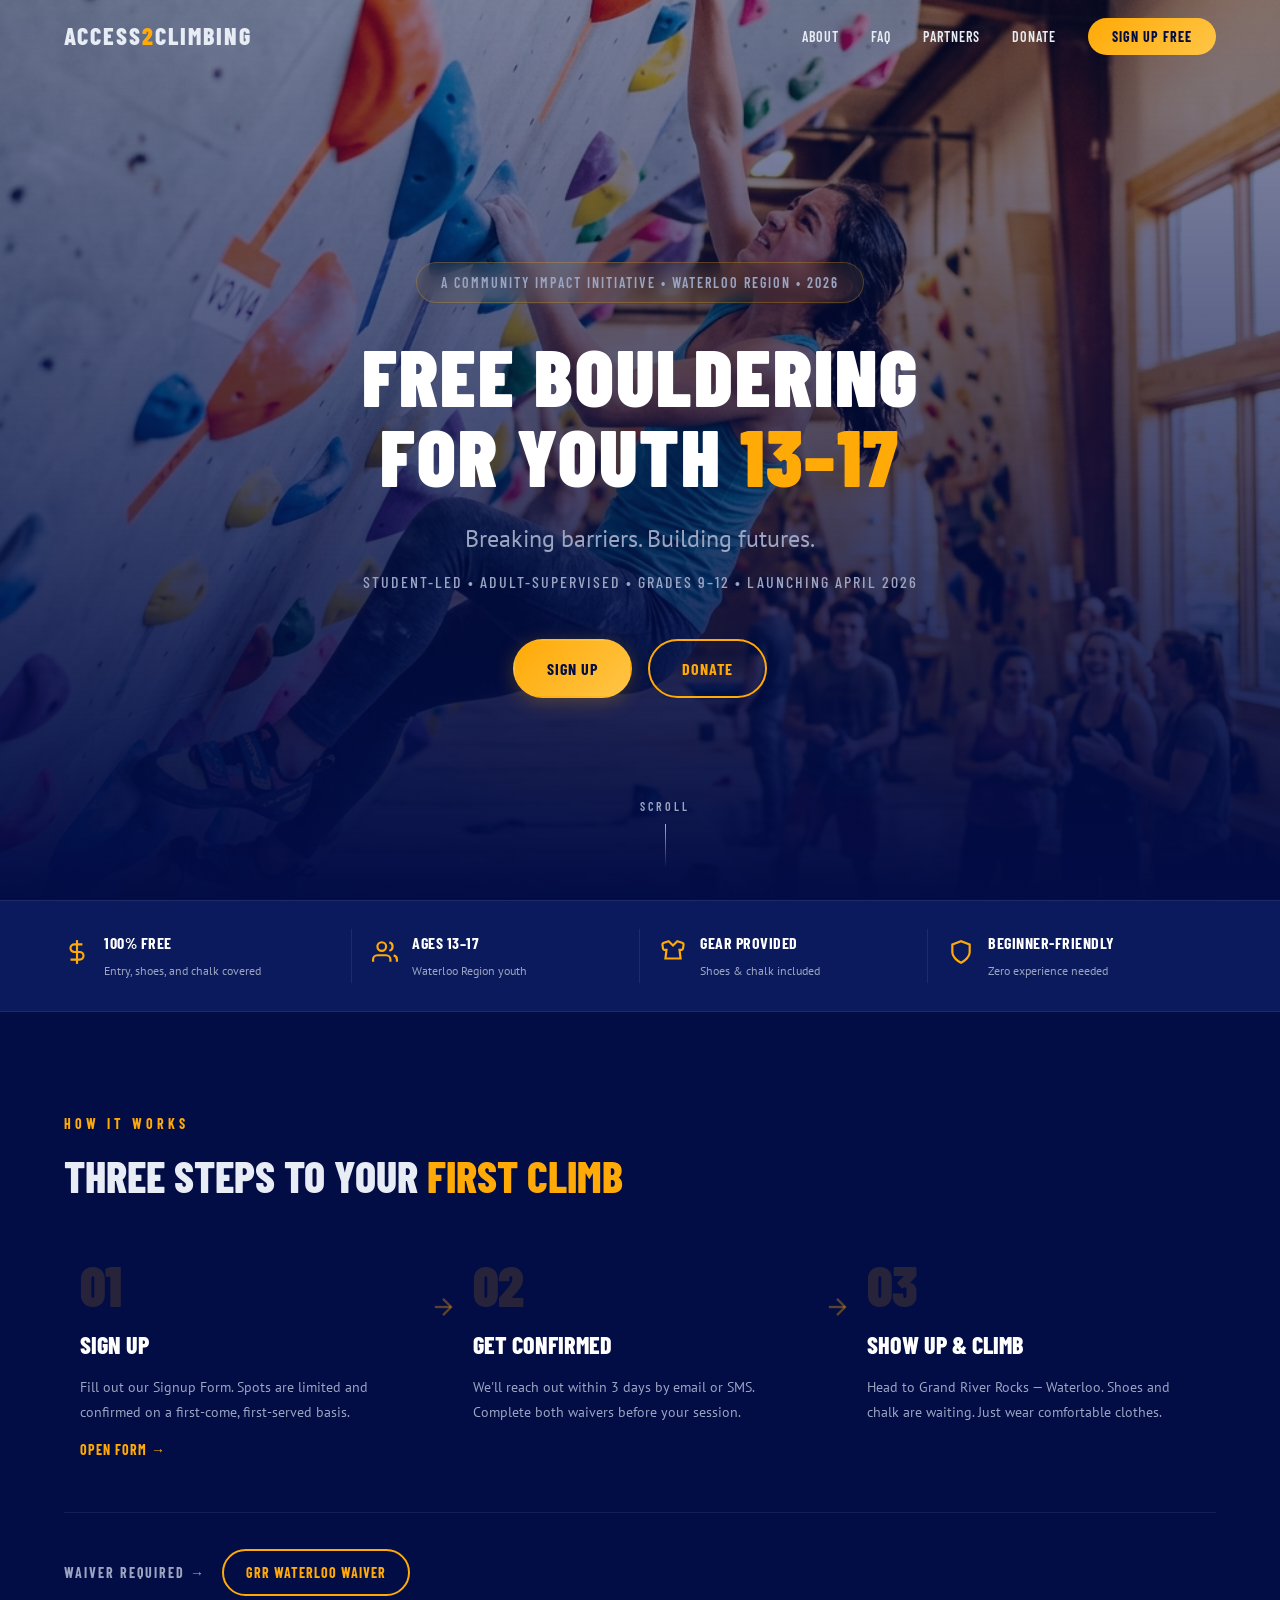
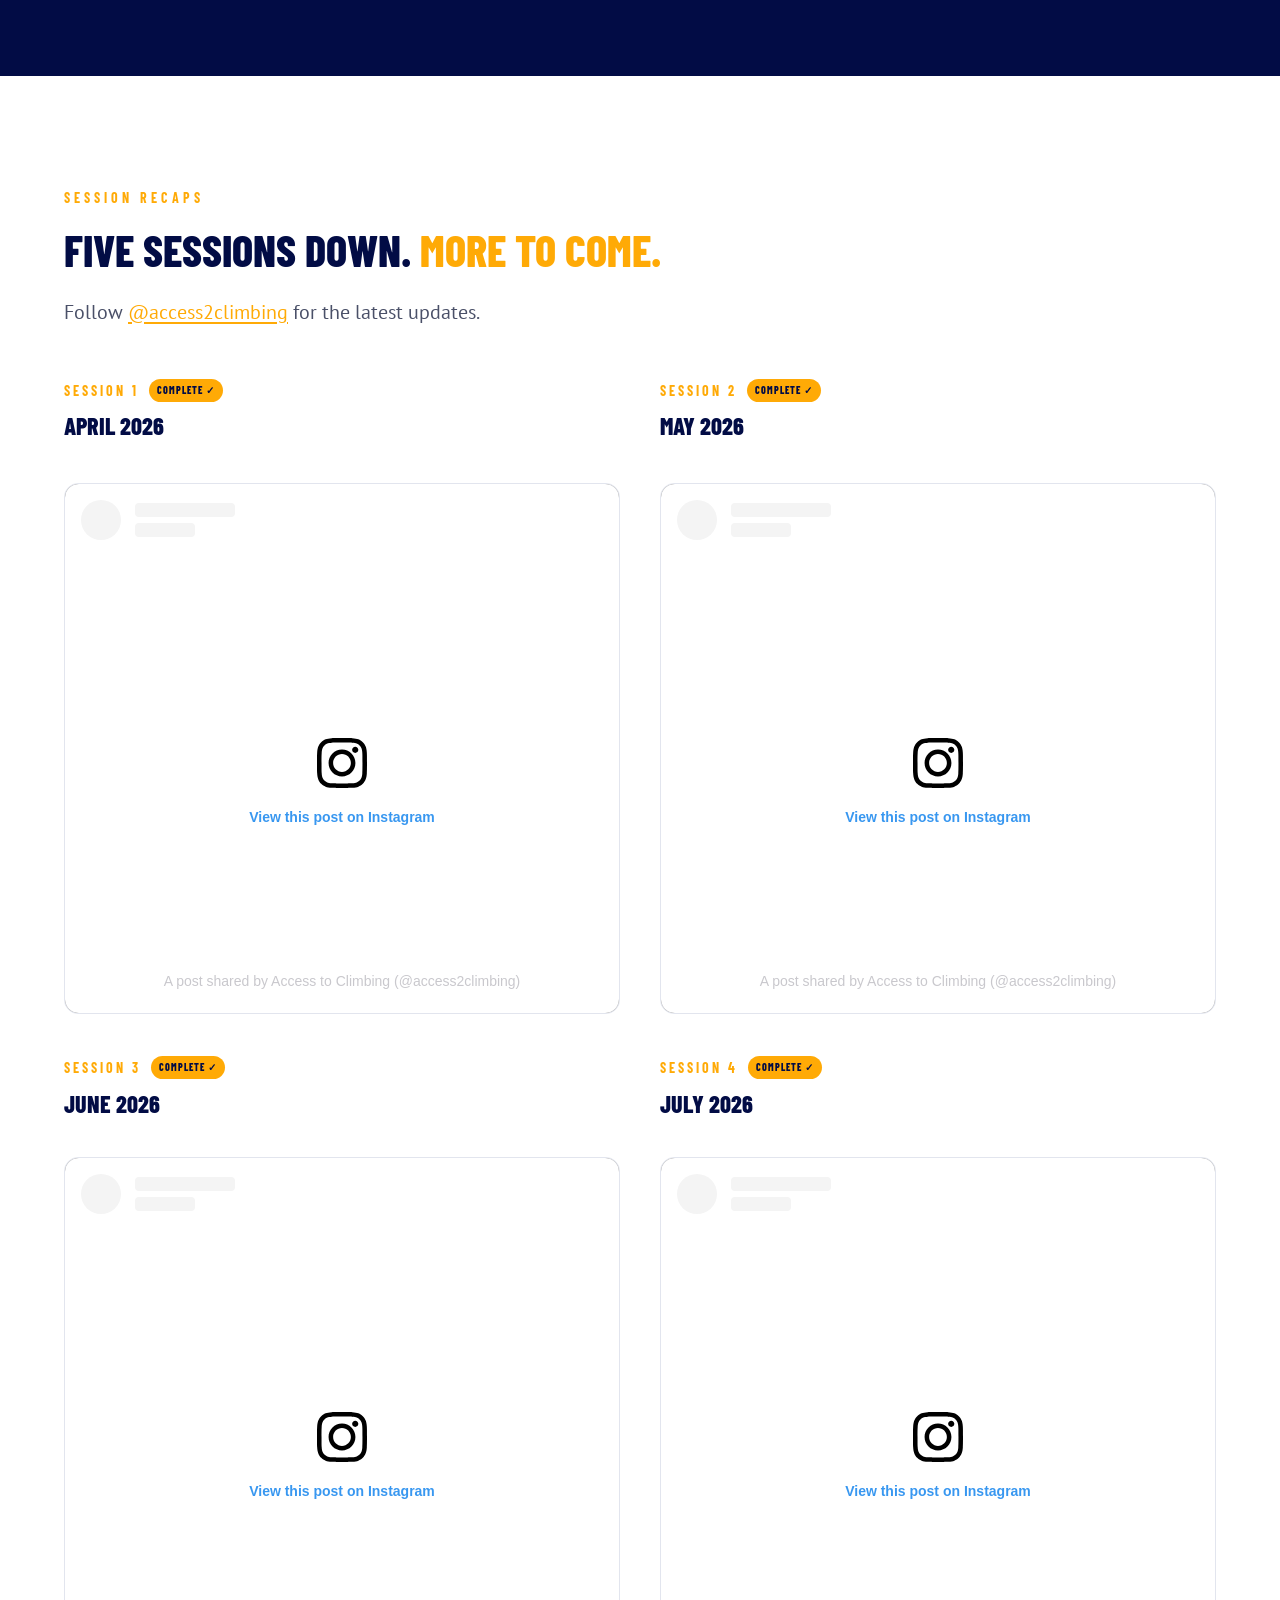
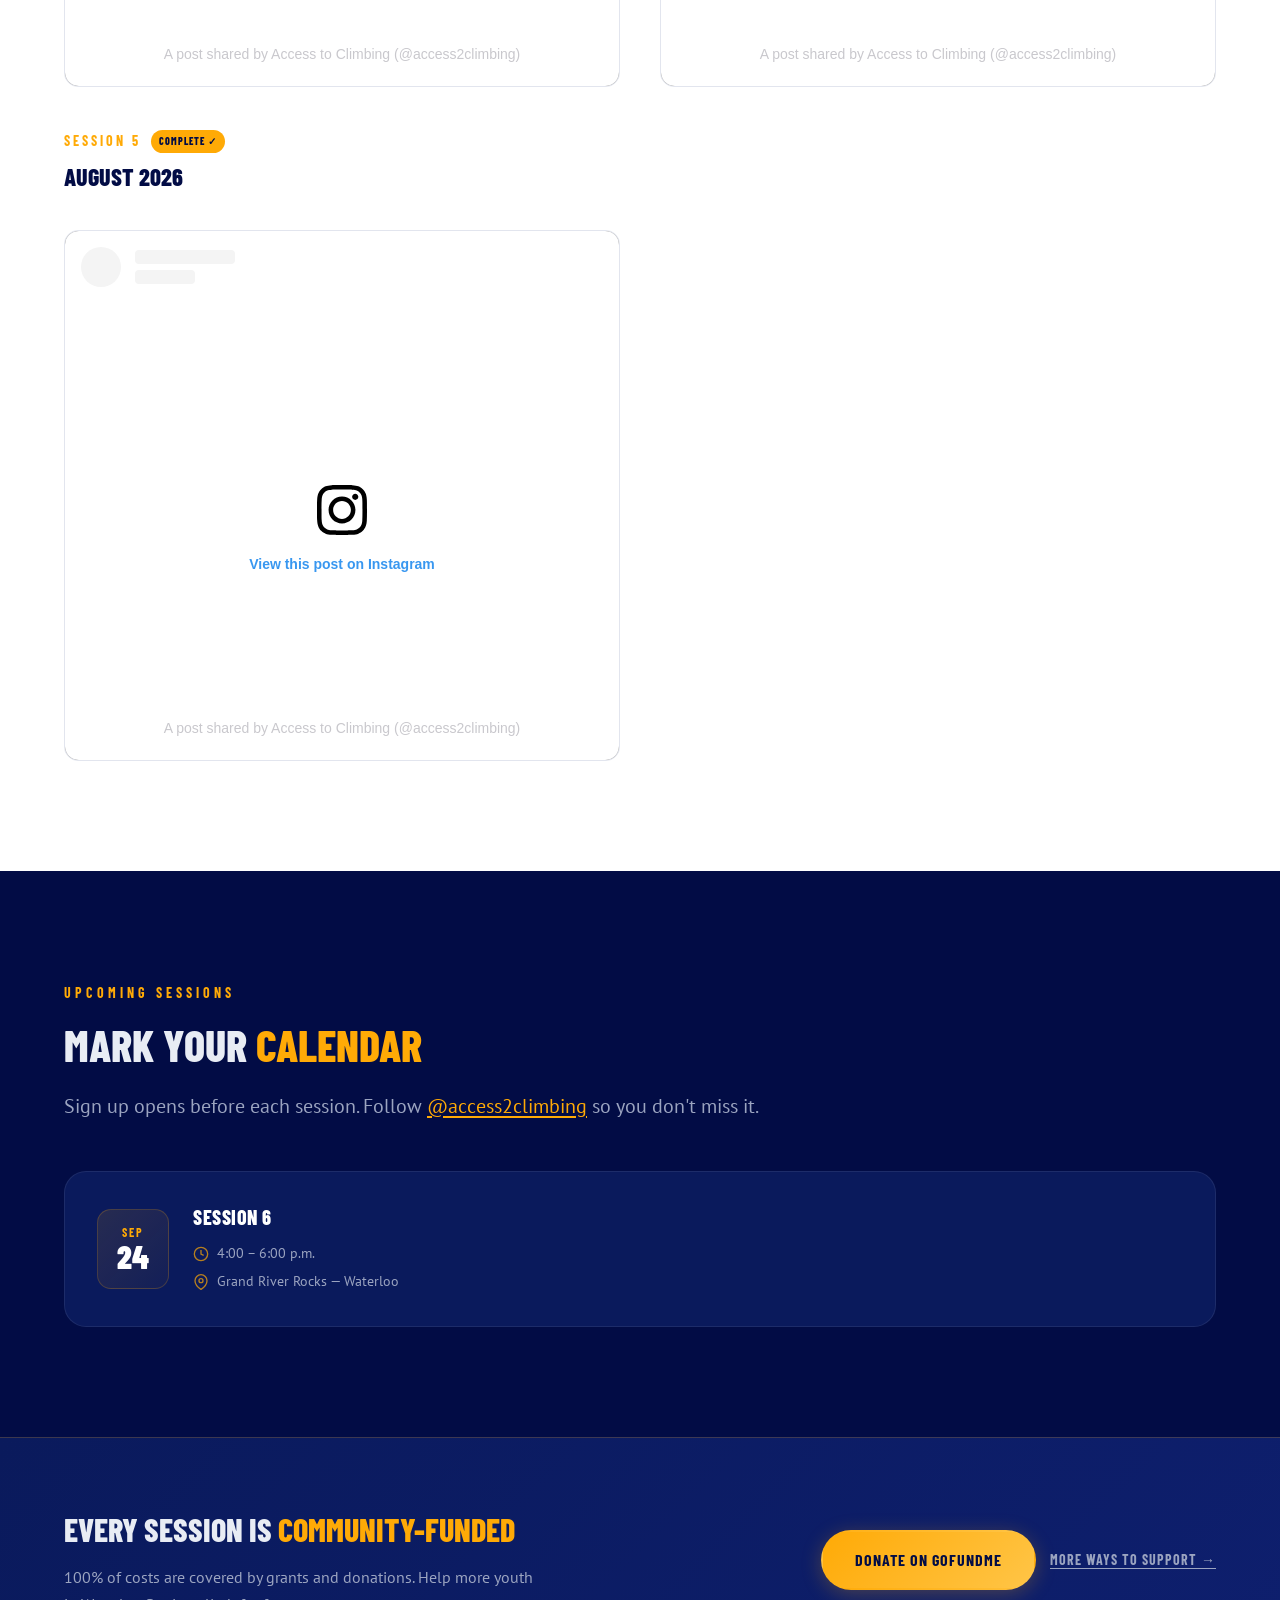
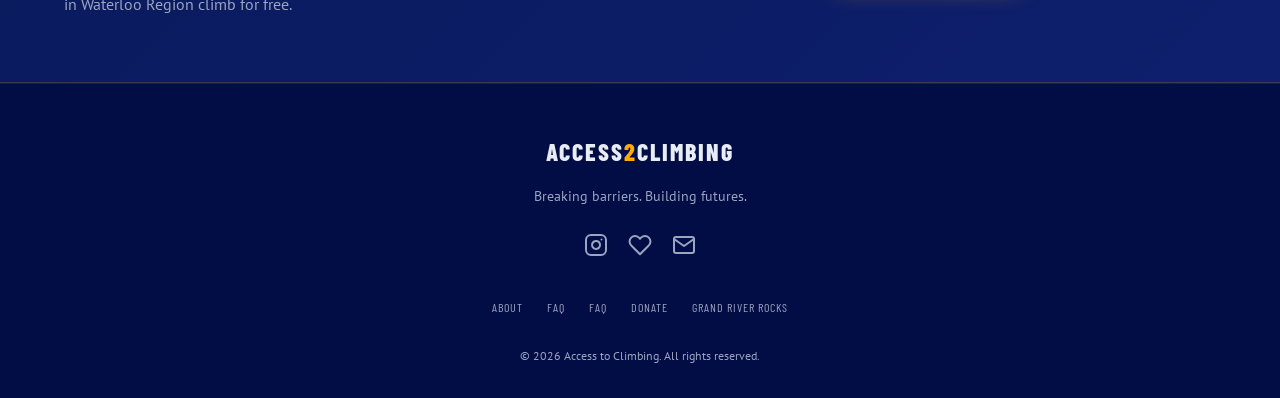
<file: index.html>
<!DOCTYPE html>
<html lang="en">
<head>
  <meta charset="UTF-8" />
  <meta name="viewport" content="width=device-width, initial-scale=1.0" />
  <title>Access to Climbing — Free Bouldering for Youth | Waterloo Region</title>
  <meta name="description" content="Free one-time bouldering sessions for youth aged 13-17 in Waterloo Region. Shoes and chalk included. No experience needed. Sessions 3 and 4 now open." />
  <link rel="preconnect" href="https://fonts.googleapis.com" />
  <link rel="preconnect" href="https://fonts.gstatic.com" crossorigin />
  <link href="https://fonts.googleapis.com/css2?family=Barlow+Condensed:wght@400;500;600;700;800;900&family=PT+Sans:ital,wght@0,400;0,700;1,400&display=swap" rel="stylesheet" />
  <link rel="stylesheet" href="css/style.css" />
</head>
<body>

  <div id="scroll-progress" class="scroll-progress"></div>
  <canvas id="particles" class="particles-canvas"></canvas>

  <!-- ===================== NAV ===================== -->
  <nav id="main-nav" class="nav">
    <div class="nav__inner">
      <a href="index.html" class="nav__logo">
        <span class="nav__logo-text">ACCESS<span class="accent">2</span>CLIMBING</span>
      </a>
      <button id="nav-toggle" class="nav__toggle" aria-label="Toggle menu">
        <span></span><span></span><span></span>
      </button>
      <ul id="nav-links" class="nav__links">
        <li><a href="about.html">About</a></li>
        <li><a href="faq.html">FAQ</a></li>
        <li><a href="partners.html">Partners</a></li>
        <li><a href="donate.html">Donate</a></li>
        <li>
          <a href="#how-it-works" class="nav__cta">Sign Up Free</a>
        </li>
      </ul>
    </div>
  </nav>

  <!-- ===================== HERO ===================== -->
  <header id="hero" class="hero">
    <div class="hero__bg">
      <img src="images/hero.png" alt="Youth bouldering at Grand River Rocks Waterloo" />
      <div class="hero__overlay"></div>
    </div>
    <div class="hero__content">
      <p class="hero__badge animate-in">A Community Impact Initiative &bull; Waterloo Region &bull; 2026</p>
      <h1 class="hero__title animate-in">
        <span class="hero__title-line">Free Bouldering</span>
        <span class="hero__title-line">for Youth <span class="accent">13–17</span></span>
      </h1>
      <p class="hero__sub animate-in">Breaking barriers. Building futures.</p>
      <p class="hero__desc animate-in">
        Student-led &bull; Adult-supervised &bull; Grades 9&ndash;12 &bull; Launching April 2026
      </p>
      <div class="hero__actions animate-in">
        <a href="#how-it-works" class="btn btn--primary magnetic-btn">Sign Up</a>
        <a href="donate.html" class="btn btn--outline magnetic-btn">Donate</a>
      </div>
    </div>
    <div class="hero__scroll-hint animate-in">
      <span>Scroll</span>
      <div class="hero__scroll-line"></div>
    </div>
  </header>

  <!-- ===================== QUICK FACTS ===================== -->
  <div class="quickfacts">
    <div class="quickfacts__inner">
      <div class="quickfacts__item">
        <span class="quickfacts__icon">
          <svg width="26" height="26" viewBox="0 0 24 24" fill="none" stroke="currentColor" stroke-width="2"><line x1="12" y1="1" x2="12" y2="23"/><path d="M17 5H9.5a3.5 3.5 0 000 7h5a3.5 3.5 0 010 7H6"/></svg>
        </span>
        <div class="quickfacts__text">
          <strong>100% Free</strong>
          <span>Entry, shoes, and chalk covered</span>
        </div>
      </div>
      <div class="quickfacts__item">
        <span class="quickfacts__icon">
          <svg width="26" height="26" viewBox="0 0 24 24" fill="none" stroke="currentColor" stroke-width="2"><path d="M17 21v-2a4 4 0 00-4-4H5a4 4 0 00-4 4v2"/><circle cx="9" cy="7" r="4"/><path d="M23 21v-2a4 4 0 00-3-3.87"/><path d="M16 3.13a4 4 0 010 7.75"/></svg>
        </span>
        <div class="quickfacts__text">
          <strong>Ages 13–17</strong>
          <span>Waterloo Region youth</span>
        </div>
      </div>
      <div class="quickfacts__item">
        <span class="quickfacts__icon">
          <svg width="26" height="26" viewBox="0 0 24 24" fill="none" stroke="currentColor" stroke-width="2"><path d="M20.38 3.46L16 2l-4 4-4-4L3.62 3.46a2 2 0 00-1.34 2.23l.58 3.47a1 1 0 00.99.84H6l-1 8h14l-1-8h2.15a1 1 0 00.99-.84l.58-3.47a2 2 0 00-1.34-2.23z"/></svg>
        </span>
        <div class="quickfacts__text">
          <strong>Gear Provided</strong>
          <span>Shoes &amp; chalk included</span>
        </div>
      </div>
      <div class="quickfacts__item">
        <span class="quickfacts__icon">
          <svg width="26" height="26" viewBox="0 0 24 24" fill="none" stroke="currentColor" stroke-width="2"><path d="M12 22s8-4 8-10V5l-8-3-8 3v7c0 6 8 10 8 10z"/></svg>
        </span>
        <div class="quickfacts__text">
          <strong>Beginner-Friendly</strong>
          <span>Zero experience needed</span>
        </div>
      </div>
    </div>
  </div>

  <!-- ===================== HOW IT WORKS ===================== -->
  <section id="how-it-works" class="howit">
    <div class="container">
      <div class="section__label reveal">How It Works</div>
      <h2 class="section__title reveal">Three steps to your <span class="accent">first climb</span></h2>

      <div class="howit__steps">

        <div class="howit__step reveal">
          <div class="howit__step-num">01</div>
          <h3>Sign Up</h3>
          <p>Fill out our Signup Form. Spots are limited and confirmed on a first-come, first-served basis.</p>
          <a href="https://tally.so/r/7R7vxa" target="_blank" rel="noopener" class="step-cta">
            Open Form &rarr;
          </a>
        </div>

        <div class="howit__arrow reveal">
          <svg width="28" height="28" viewBox="0 0 24 24" fill="none" stroke="currentColor" stroke-width="2"><line x1="5" y1="12" x2="19" y2="12"/><polyline points="12 5 19 12 12 19"/></svg>
        </div>

        <div class="howit__step reveal">
          <div class="howit__step-num">02</div>
          <h3>Get Confirmed</h3>
          <p>We'll reach out within 3 days by email or SMS. Complete both waivers before your session.</p>
        </div>

        <div class="howit__arrow reveal">
          <svg width="28" height="28" viewBox="0 0 24 24" fill="none" stroke="currentColor" stroke-width="2"><line x1="5" y1="12" x2="19" y2="12"/><polyline points="12 5 19 12 12 19"/></svg>
        </div>

        <div class="howit__step reveal">
          <div class="howit__step-num">03</div>
          <h3>Show Up &amp; Climb</h3>
          <p>Head to Grand River Rocks — Waterloo. Shoes and chalk are waiting. Just wear comfortable clothes.</p>
        </div>

      </div>

      <div class="howit__waiver reveal">
        <span class="howit__waiver-label">Waiver required</span>
        <a href="https://grandriverrocks.com/waterloo/waiver/" target="_blank" rel="noopener" class="btn btn--outline magnetic-btn" style="padding: 10px 22px; font-size: var(--fs-sm);">
          GRR Waterloo Waiver
        </a>
      </div>
    </div>
  </section>

  <!-- ===================== SESSION RECAPS ===================== -->
  <section id="recaps" class="section recaps recaps--light">
    <div class="container">
      <div class="section__label reveal">Session Recaps</div>
      <h2 class="section__title reveal">Five sessions down. <span class="accent">More to come.</span></h2>
      <p class="section__subtitle reveal">
        Follow <a href="https://www.instagram.com/access2climbing/" target="_blank" rel="noopener" class="link">@access2climbing</a> for the latest updates.
      </p>

      <div class="recaps__grid">

        <div class="recaps__card reveal">
          <div>
            <div class="recaps__card-label">
              Session 1
              <span class="badge">Complete ✓</span>
            </div>
            <h3>April 2026</h3>
            <p></p>
          </div>
          <div class="recaps__embed-wrapper">
            <blockquote class="instagram-media" data-instgrm-captioned
              data-instgrm-permalink="https://www.instagram.com/p/DX9lmSalvz3/?utm_source=ig_embed&utm_campaign=loading"
              data-instgrm-version="14"
              style="background:#FFF;border:0;border-radius:14px;box-shadow:0 0 1px 0 rgba(0,0,0,0.5),0 1px 10px 0 rgba(0,0,0,0.15);margin:0;max-width:100%;min-width:unset;padding:0;width:100%;">
              <div style="padding:16px;">
                <a href="https://www.instagram.com/p/DX9lmSalvz3/?utm_source=ig_embed&utm_campaign=loading" style="background:#FFFFFF;line-height:0;padding:0;text-align:center;text-decoration:none;width:100%;" target="_blank">
                  <div style="display:flex;flex-direction:row;align-items:center;">
                    <div style="background-color:#F4F4F4;border-radius:50%;flex-grow:0;height:40px;margin-right:14px;width:40px;"></div>
                    <div style="display:flex;flex-direction:column;flex-grow:1;justify-content:center;">
                      <div style="background-color:#F4F4F4;border-radius:4px;flex-grow:0;height:14px;margin-bottom:6px;width:100px;"></div>
                      <div style="background-color:#F4F4F4;border-radius:4px;flex-grow:0;height:14px;width:60px;"></div>
                    </div>
                  </div>
                  <div style="padding:19% 0;"></div>
                  <div style="display:block;height:50px;margin:0 auto 12px;width:50px;">
                    <svg width="50px" height="50px" viewBox="0 0 60 60" xmlns="http://www.w3.org/2000/svg"><g fill="none" fill-rule="evenodd"><g transform="translate(-511 -20)" fill="#000"><path d="M556.869 30.41c-2.055 0-3.721 1.666-3.721 3.721s1.666 3.721 3.721 3.721 3.721-1.666 3.721-3.721-1.666-3.721-3.721-3.721M541 60.657c-5.886 0-10.658-4.77-10.658-10.657S535.114 39.342 541 39.342c5.887 0 10.658 4.772 10.658 10.658S546.887 60.657 541 60.657M541 33.886c-8.9 0-16.114 7.214-16.114 16.114s7.214 16.113 16.114 16.113S557.115 58.9 557.115 50c0-8.9-7.215-16.114-16.115-16.114M565.378 62.101c-.134 2.921-.622 4.505-1.032 5.562-.544 1.397-1.193 2.394-2.241 3.443-1.048 1.049-2.046 1.698-3.444 2.241-1.055.41-2.641.898-5.56 1.032-3.158.144-4.105.175-12.101.175-7.997 0-8.943-.031-12.101-.175-2.92-.134-4.505-.622-5.56-1.032-1.398-.543-2.395-1.192-3.444-2.241-1.048-1.049-1.697-2.046-2.241-3.443-.41-1.057-.898-2.641-1.032-5.562-.144-3.158-.175-4.105-.175-12.101 0-7.997.031-8.944.175-12.101.134-2.921.622-4.506 1.032-5.561.544-1.398 1.193-2.396 2.241-3.444 1.049-1.048 2.046-1.697 3.444-2.241 1.055-.41 2.64-.898 5.56-1.032C532.057 25.479 533.004 25.448 541 25.448c7.997 0 8.943.031 12.102.175 2.919.134 4.505.622 5.56 1.032 1.398.544 2.396 1.193 3.444 2.241 1.048 1.048 1.697 2.046 2.241 3.444.41 1.055.898 2.64 1.032 5.561.144 3.157.175 4.104.175 12.101s-.031 8.943-.175 12.101M570.82 37.631c-.146-3.193-.653-5.373-1.395-7.282-.766-1.972-1.792-3.647-3.46-5.314-1.668-1.667-3.342-2.693-5.313-3.46-1.909-.74-4.09-1.248-7.283-1.394C550.169 20.033 549.148 20 541 20c-8.147 0-9.169.033-12.369.18-3.193.146-5.374.654-7.282 1.395-1.973.767-3.647 1.793-5.315 3.46-1.667 1.667-2.693 3.342-3.46 5.314-.74 1.909-1.248 4.09-1.393 7.282C511.035 40.831 511 41.851 511 50c0 8.147.035 9.17.181 12.369.145 3.193.653 5.374 1.394 7.282.767 1.974 1.793 3.648 3.46 5.315 1.668 1.669 3.342 2.695 5.315 3.462 1.908.74 4.089 1.248 7.282 1.394C531.831 79.965 532.853 80 541 80s9.169-.035 12.369-.18c3.193-.146 5.374-.654 7.282-1.394 1.974-.767 3.648-1.793 5.315-3.462 1.667-1.667 2.693-3.341 3.46-5.315.741-1.908 1.249-4.089 1.395-7.282C570.966 59.17 571 58.147 571 50c0-8.149-.034-9.169-.18-12.369"/></g></g></svg>
                  </div>
                  <div style="padding-top:8px;"><div style="color:#3897f0;font-family:Arial,sans-serif;font-size:14px;font-weight:550;line-height:18px;">View this post on Instagram</div></div>
                  <div style="padding:12.5% 0;"></div>
                </a>
                <p style="color:#c9c8cd;font-family:Arial,sans-serif;font-size:14px;line-height:17px;margin:8px 0 0;overflow:hidden;padding:8px 0 7px;text-align:center;white-space:nowrap;">
                  <a href="https://www.instagram.com/p/DX9lmSalvz3/?utm_source=ig_embed&utm_campaign=loading" style="color:#c9c8cd;font-family:Arial,sans-serif;font-size:14px;font-weight:normal;line-height:17px;text-decoration:none;" target="_blank">A post shared by Access to Climbing (@access2climbing)</a>
                </p>
              </div>
            </blockquote>
          </div>
        </div>

        <div class="recaps__card reveal">
          <div>
            <div class="recaps__card-label">
              Session 2
              <span class="badge">Complete ✓</span>
            </div>
            <h3>May 2026</h3>
            <p></p>
          </div>
          <div class="recaps__embed-wrapper">
            <blockquote class="instagram-media" data-instgrm-captioned
              data-instgrm-permalink="https://www.instagram.com/p/DZBDxCvCTy6/?utm_source=ig_embed&utm_campaign=loading"
              data-instgrm-version="14"
              style="background:#FFF;border:0;border-radius:14px;box-shadow:0 0 1px 0 rgba(0,0,0,0.5),0 1px 10px 0 rgba(0,0,0,0.15);margin:0;max-width:100%;min-width:unset;padding:0;width:100%;">
              <div style="padding:16px;">
                <a href="https://www.instagram.com/p/DZBDxCvCTy6/?utm_source=ig_embed&utm_campaign=loading" style="background:#FFFFFF;line-height:0;padding:0;text-align:center;text-decoration:none;width:100%;" target="_blank">
                  <div style="display:flex;flex-direction:row;align-items:center;">
                    <div style="background-color:#F4F4F4;border-radius:50%;flex-grow:0;height:40px;margin-right:14px;width:40px;"></div>
                    <div style="display:flex;flex-direction:column;flex-grow:1;justify-content:center;">
                      <div style="background-color:#F4F4F4;border-radius:4px;flex-grow:0;height:14px;margin-bottom:6px;width:100px;"></div>
                      <div style="background-color:#F4F4F4;border-radius:4px;flex-grow:0;height:14px;width:60px;"></div>
                    </div>
                  </div>
                  <div style="padding:19% 0;"></div>
                  <div style="display:block;height:50px;margin:0 auto 12px;width:50px;">
                    <svg width="50px" height="50px" viewBox="0 0 60 60" xmlns="http://www.w3.org/2000/svg"><g fill="none" fill-rule="evenodd"><g transform="translate(-511 -20)" fill="#000"><path d="M556.869 30.41c-2.055 0-3.721 1.666-3.721 3.721s1.666 3.721 3.721 3.721 3.721-1.666 3.721-3.721-1.666-3.721-3.721-3.721M541 60.657c-5.886 0-10.658-4.77-10.658-10.657S535.114 39.342 541 39.342c5.887 0 10.658 4.772 10.658 10.658S546.887 60.657 541 60.657M541 33.886c-8.9 0-16.114 7.214-16.114 16.114s7.214 16.113 16.114 16.113S557.115 58.9 557.115 50c0-8.9-7.215-16.114-16.115-16.114M565.378 62.101c-.134 2.921-.622 4.505-1.032 5.562-.544 1.397-1.193 2.394-2.241 3.443-1.048 1.049-2.046 1.698-3.444 2.241-1.055.41-2.641.898-5.56 1.032-3.158.144-4.105.175-12.101.175-7.997 0-8.943-.031-12.101-.175-2.92-.134-4.505-.622-5.56-1.032-1.398-.543-2.395-1.192-3.444-2.241-1.048-1.049-1.697-2.046-2.241-3.443-.41-1.057-.898-2.641-1.032-5.562-.144-3.158-.175-4.105-.175-12.101 0-7.997.031-8.944.175-12.101.134-2.921.622-4.506 1.032-5.561.544-1.398 1.193-2.396 2.241-3.444 1.049-1.048 2.046-1.697 3.444-2.241 1.055-.41 2.64-.898 5.56-1.032C532.057 25.479 533.004 25.448 541 25.448c7.997 0 8.943.031 12.102.175 2.919.134 4.505.622 5.56 1.032 1.398.544 2.396 1.193 3.444 2.241 1.048 1.048 1.697 2.046 2.241 3.444.41 1.055.898 2.64 1.032 5.561.144 3.157.175 4.104.175 12.101s-.031 8.943-.175 12.101M570.82 37.631c-.146-3.193-.653-5.373-1.395-7.282-.766-1.972-1.792-3.647-3.46-5.314-1.668-1.667-3.342-2.693-5.313-3.46-1.909-.74-4.09-1.248-7.283-1.394C550.169 20.033 549.148 20 541 20c-8.147 0-9.169.033-12.369.18-3.193.146-5.374.654-7.282 1.395-1.973.767-3.647 1.793-5.315 3.46-1.667 1.667-2.693 3.342-3.46 5.314-.74 1.909-1.248 4.09-1.393 7.282C511.035 40.831 511 41.851 511 50c0 8.147.035 9.17.181 12.369.145 3.193.653 5.374 1.394 7.282.767 1.974 1.793 3.648 3.46 5.315 1.668 1.669 3.342 2.695 5.315 3.462 1.908.74 4.089 1.248 7.282 1.394C531.831 79.965 532.853 80 541 80s9.169-.035 12.369-.18c3.193-.146 5.374-.654 7.282-1.394 1.974-.767 3.648-1.793 5.315-3.462 1.667-1.667 2.693-3.341 3.46-5.315.741-1.908 1.249-4.089 1.395-7.282C570.966 59.17 571 58.147 571 50c0-8.149-.034-9.169-.18-12.369"/></g></g></svg>
                  </div>
                  <div style="padding-top:8px;"><div style="color:#3897f0;font-family:Arial,sans-serif;font-size:14px;font-weight:550;line-height:18px;">View this post on Instagram</div></div>
                  <div style="padding:12.5% 0;"></div>
                </a>
                <p style="color:#c9c8cd;font-family:Arial,sans-serif;font-size:14px;line-height:17px;margin:8px 0 0;overflow:hidden;padding:8px 0 7px;text-align:center;white-space:nowrap;">
                  <a href="https://www.instagram.com/p/DZBDxCvCTy6/?utm_source=ig_embed&utm_campaign=loading" style="color:#c9c8cd;font-family:Arial,sans-serif;font-size:14px;font-weight:normal;line-height:17px;text-decoration:none;" target="_blank">A post shared by Access to Climbing (@access2climbing)</a>
                </p>
              </div>
            </blockquote>
          </div>
        </div>


        <div class="recaps__card reveal">
          <div>
            <div class="recaps__card-label">
              Session 3
              <span class="badge">Complete ✓</span>
            </div>
            <h3>June 2026</h3>
          </div>
          <div class="recaps__embed-wrapper">
            <blockquote class="instagram-media" data-instgrm-captioned
              data-instgrm-permalink="https://www.instagram.com/p/Dad2ePhpxju/?utm_source=ig_embed&utm_campaign=loading"
              data-instgrm-version="14"
              style="background:#FFF;border:0;border-radius:14px;box-shadow:0 0 1px 0 rgba(0,0,0,0.5),0 1px 10px 0 rgba(0,0,0,0.15);margin:0;max-width:100%;min-width:unset;padding:0;width:100%;">
              <div style="padding:16px;">
                <a href="https://www.instagram.com/p/Dad2ePhpxju/?utm_source=ig_embed&utm_campaign=loading" style="background:#FFFFFF;line-height:0;padding:0;text-align:center;text-decoration:none;width:100%;" target="_blank">
                  <div style="display:flex;flex-direction:row;align-items:center;">
                    <div style="background-color:#F4F4F4;border-radius:50%;flex-grow:0;height:40px;margin-right:14px;width:40px;"></div>
                    <div style="display:flex;flex-direction:column;flex-grow:1;justify-content:center;">
                      <div style="background-color:#F4F4F4;border-radius:4px;flex-grow:0;height:14px;margin-bottom:6px;width:100px;"></div>
                      <div style="background-color:#F4F4F4;border-radius:4px;flex-grow:0;height:14px;width:60px;"></div>
                    </div>
                  </div>
                  <div style="padding:19% 0;"></div>
                  <div style="display:block;height:50px;margin:0 auto 12px;width:50px;">
                    <svg width="50px" height="50px" viewBox="0 0 60 60" xmlns="http://www.w3.org/2000/svg"><g fill="none" fill-rule="evenodd"><g transform="translate(-511 -20)" fill="#000"><path d="M556.869 30.41c-2.055 0-3.721 1.666-3.721 3.721s1.666 3.721 3.721 3.721 3.721-1.666 3.721-3.721-1.666-3.721-3.721-3.721M541 60.657c-5.886 0-10.658-4.77-10.658-10.657S535.114 39.342 541 39.342c5.887 0 10.658 4.772 10.658 10.658S546.887 60.657 541 60.657M541 33.886c-8.9 0-16.114 7.214-16.114 16.114s7.214 16.113 16.114 16.113S557.115 58.9 557.115 50c0-8.9-7.215-16.114-16.115-16.114M565.378 62.101c-.134 2.921-.622 4.505-1.032 5.562-.544 1.397-1.193 2.394-2.241 3.443-1.048 1.049-2.046 1.698-3.444 2.241-1.055.41-2.641.898-5.56 1.032-3.158.144-4.105.175-12.101.175-7.997 0-8.943-.031-12.101-.175-2.92-.134-4.505-.622-5.56-1.032-1.398-.543-2.395-1.192-3.444-2.241-1.048-1.049-1.697-2.046-2.241-3.443-.41-1.057-.898-2.641-1.032-5.562-.144-3.158-.175-4.105-.175-12.101 0-7.997.031-8.944.175-12.101.134-2.921.622-4.506 1.032-5.561.544-1.398 1.193-2.396 2.241-3.444 1.049-1.048 2.046-1.697 3.444-2.241 1.055-.41 2.64-.898 5.56-1.032C532.057 25.479 533.004 25.448 541 25.448c7.997 0 8.943.031 12.102.175 2.919.134 4.505.622 5.56 1.032 1.398.544 2.396 1.193 3.444 2.241 1.048 1.048 1.697 2.046 2.241 3.444.41 1.055.898 2.64 1.032 5.561.144 3.157.175 4.104.175 12.101s-.031 8.943-.175 12.101M570.82 37.631c-.146-3.193-.653-5.373-1.395-7.282-.766-1.972-1.792-3.647-3.46-5.314-1.668-1.667-3.342-2.693-5.313-3.46-1.909-.74-4.09-1.248-7.283-1.394C550.169 20.033 549.148 20 541 20c-8.147 0-9.169.033-12.369.18-3.193.146-5.374.654-7.282 1.395-1.973.767-3.647 1.793-5.315 3.46-1.667 1.667-2.693 3.342-3.46 5.314-.74 1.909-1.248 4.09-1.393 7.282C511.035 40.831 511 41.851 511 50c0 8.147.035 9.17.181 12.369.145 3.193.653 5.374 1.394 7.282.767 1.974 1.793 3.648 3.46 5.315 1.668 1.669 3.342 2.695 5.315 3.462 1.908.74 4.089 1.248 7.282 1.394C531.831 79.965 532.853 80 541 80s9.169-.035 12.369-.18c3.193-.146 5.374-.654 7.282-1.394 1.974-.767 3.648-1.793 5.315-3.462 1.667-1.667 2.693-3.341 3.46-5.315.741-1.908 1.249-4.089 1.395-7.282C570.966 59.17 571 58.147 571 50c0-8.149-.034-9.169-.18-12.369"/></g></g></svg>
                  </div>
                  <div style="padding-top:8px;"><div style="color:#3897f0;font-family:Arial,sans-serif;font-size:14px;font-weight:550;line-height:18px;">View this post on Instagram</div></div>
                  <div style="padding:12.5% 0;"></div>
                </a>
                <p style="color:#c9c8cd;font-family:Arial,sans-serif;font-size:14px;line-height:17px;margin:8px 0 0;overflow:hidden;padding:8px 0 7px;text-align:center;white-space:nowrap;">
                  <a href="https://www.instagram.com/p/Dad2ePhpxju/?utm_source=ig_embed&utm_campaign=loading" style="color:#c9c8cd;font-family:Arial,sans-serif;font-size:14px;font-weight:normal;line-height:17px;text-decoration:none;" target="_blank">A post shared by Access to Climbing (@access2climbing)</a>
                </p>
              </div>
            </blockquote>
          </div>
        </div>

        <div class="recaps__card reveal">
          <div>
            <div class="recaps__card-label">
              Session 4
              <span class="badge">Complete ✓</span>
            </div>
            <h3>July 2026</h3>
          </div>
          <div class="recaps__embed-wrapper">
            <blockquote class="instagram-media" data-instgrm-captioned
              data-instgrm-permalink="https://www.instagram.com/p/DcN7HD3Fi2b/?utm_source=ig_embed&amp;utm_campaign=loading"
              data-instgrm-version="14"
              style="background:#FFF;border:0;border-radius:14px;box-shadow:0 0 1px 0 rgba(0,0,0,0.5),0 1px 10px 0 rgba(0,0,0,0.15);margin:0;max-width:100%;min-width:unset;padding:0;width:100%;">
              <div style="padding:16px;">
                <a href="https://www.instagram.com/p/DcN7HD3Fi2b/?utm_source=ig_embed&amp;utm_campaign=loading" style="background:#FFFFFF;line-height:0;padding:0;text-align:center;text-decoration:none;width:100%;" target="_blank" rel="noopener">
                  <div style="display:flex;flex-direction:row;align-items:center;">
                    <div style="background-color:#F4F4F4;border-radius:50%;flex-grow:0;height:40px;margin-right:14px;width:40px;"></div>
                    <div style="display:flex;flex-direction:column;flex-grow:1;justify-content:center;">
                      <div style="background-color:#F4F4F4;border-radius:4px;flex-grow:0;height:14px;margin-bottom:6px;width:100px;"></div>
                      <div style="background-color:#F4F4F4;border-radius:4px;flex-grow:0;height:14px;width:60px;"></div>
                    </div>
                  </div>
                  <div style="padding:19% 0;"></div>
                  <div style="display:block;height:50px;margin:0 auto 12px;width:50px;">
                    <svg width="50px" height="50px" viewBox="0 0 60 60" xmlns="http://www.w3.org/2000/svg"><g fill="none" fill-rule="evenodd"><g transform="translate(-511 -20)" fill="#000"><path d="M556.869 30.41c-2.055 0-3.721 1.666-3.721 3.721s1.666 3.721 3.721 3.721 3.721-1.666 3.721-3.721-1.666-3.721-3.721-3.721M541 60.657c-5.886 0-10.658-4.77-10.658-10.657S535.114 39.342 541 39.342c5.887 0 10.658 4.772 10.658 10.658S546.887 60.657 541 60.657M541 33.886c-8.9 0-16.114 7.214-16.114 16.114s7.214 16.113 16.114 16.113S557.115 58.9 557.115 50c0-8.9-7.215-16.114-16.115-16.114M565.378 62.101c-.134 2.921-.622 4.505-1.032 5.562-.544 1.397-1.193 2.394-2.241 3.443-1.048 1.049-2.046 1.698-3.444 2.241-1.055.41-2.641.898-5.56 1.032-3.158.144-4.105.175-12.101.175-7.997 0-8.943-.031-12.101-.175-2.92-.134-4.505-.622-5.56-1.032-1.398-.543-2.395-1.192-3.444-2.241-1.048-1.049-1.697-2.046-2.241-3.443-.41-1.057-.898-2.641-1.032-5.562-.144-3.158-.175-4.105-.175-12.101 0-7.997.031-8.944.175-12.101.134-2.921.622-4.506 1.032-5.561.544-1.398 1.193-2.396 2.241-3.444 1.049-1.048 2.046-1.697 3.444-2.241 1.055-.41 2.64-.898 5.56-1.032C532.057 25.479 533.004 25.448 541 25.448c7.997 0 8.943.031 12.102.175 2.919.134 4.505.622 5.56 1.032 1.398.544 2.396 1.193 3.444 2.241 1.048 1.048 1.697 2.046 2.241 3.444.41 1.055.898 2.64 1.032 5.561.144 3.157.175 4.104.175 12.101s-.031 8.943-.175 12.101M570.82 37.631c-.146-3.193-.653-5.373-1.395-7.282-.766-1.972-1.792-3.647-3.46-5.314-1.668-1.667-3.342-2.693-5.313-3.46-1.909-.74-4.09-1.248-7.283-1.394C550.169 20.033 549.148 20 541 20c-8.147 0-9.169.033-12.369.18-3.193.146-5.374.654-7.282 1.395-1.973.767-3.647 1.793-5.315 3.46-1.667 1.667-2.693 3.342-3.46 5.314-.74 1.909-1.248 4.09-1.393 7.282C511.035 40.831 511 41.851 511 50c0 8.147.035 9.17.181 12.369.145 3.193.653 5.374 1.394 7.282.767 1.974 1.793 3.648 3.46 5.315 1.668 1.669 3.342 2.695 5.315 3.462 1.908.74 4.089 1.248 7.282 1.394C531.831 79.965 532.853 80 541 80s9.169-.035 12.369-.18c3.193-.146 5.374-.654 7.282-1.394 1.974-.767 3.648-1.793 5.315-3.462 1.667-1.667 2.693-3.341 3.46-5.315.741-1.908 1.249-4.089 1.395-7.282C570.966 59.17 571 58.147 571 50c0-8.149-.034-9.169-.18-12.369"/></g></g></svg>
                  </div>
                  <div style="padding-top:8px;"><div style="color:#3897f0;font-family:Arial,sans-serif;font-size:14px;font-weight:550;line-height:18px;">View this post on Instagram</div></div>
                  <div style="padding:12.5% 0;"></div>
                </a>
                <p style="color:#c9c8cd;font-family:Arial,sans-serif;font-size:14px;line-height:17px;margin:8px 0 0;overflow:hidden;padding:8px 0 7px;text-align:center;white-space:nowrap;">
                  <a href="https://www.instagram.com/p/DcN7HD3Fi2b/?utm_source=ig_embed&amp;utm_campaign=loading" style="color:#c9c8cd;font-family:Arial,sans-serif;font-size:14px;font-weight:normal;line-height:17px;text-decoration:none;" target="_blank" rel="noopener">A post shared by Access to Climbing (@access2climbing)</a>
                </p>
              </div>
            </blockquote>
          </div>
        </div>

        <div class="recaps__card reveal">
          <div>
            <div class="recaps__card-label">
              Session 5
              <span class="badge">Complete ✓</span>
            </div>
            <h3>August 2026</h3>
          </div>
          <div class="recaps__embed-wrapper">
            <blockquote class="instagram-media" data-instgrm-captioned
              data-instgrm-permalink="https://www.instagram.com/p/Dc1PBoWOZGy/?utm_source=ig_embed&amp;utm_campaign=loading"
              data-instgrm-version="14"
              style="background:#FFF;border:0;border-radius:14px;box-shadow:0 0 1px 0 rgba(0,0,0,0.5),0 1px 10px 0 rgba(0,0,0,0.15);margin:0;max-width:100%;min-width:unset;padding:0;width:100%;">
              <div style="padding:16px;">
                <a href="https://www.instagram.com/p/Dc1PBoWOZGy/?utm_source=ig_embed&amp;utm_campaign=loading" style="background:#FFFFFF;line-height:0;padding:0;text-align:center;text-decoration:none;width:100%;" target="_blank" rel="noopener">
                  <div style="display:flex;flex-direction:row;align-items:center;">
                    <div style="background-color:#F4F4F4;border-radius:50%;flex-grow:0;height:40px;margin-right:14px;width:40px;"></div>
                    <div style="display:flex;flex-direction:column;flex-grow:1;justify-content:center;">
                      <div style="background-color:#F4F4F4;border-radius:4px;flex-grow:0;height:14px;margin-bottom:6px;width:100px;"></div>
                      <div style="background-color:#F4F4F4;border-radius:4px;flex-grow:0;height:14px;width:60px;"></div>
                    </div>
                  </div>
                  <div style="padding:19% 0;"></div>
                  <div style="display:block;height:50px;margin:0 auto 12px;width:50px;">
                    <svg width="50px" height="50px" viewBox="0 0 60 60" xmlns="http://www.w3.org/2000/svg"><g fill="none" fill-rule="evenodd"><g transform="translate(-511 -20)" fill="#000"><path d="M556.869 30.41c-2.055 0-3.721 1.666-3.721 3.721s1.666 3.721 3.721 3.721 3.721-1.666 3.721-3.721-1.666-3.721-3.721-3.721M541 60.657c-5.886 0-10.658-4.77-10.658-10.657S535.114 39.342 541 39.342c5.887 0 10.658 4.772 10.658 10.658S546.887 60.657 541 60.657M541 33.886c-8.9 0-16.114 7.214-16.114 16.114s7.214 16.113 16.114 16.113S557.115 58.9 557.115 50c0-8.9-7.215-16.114-16.115-16.114M565.378 62.101c-.134 2.921-.622 4.505-1.032 5.562-.544 1.397-1.193 2.394-2.241 3.443-1.048 1.049-2.046 1.698-3.444 2.241-1.055.41-2.641.898-5.56 1.032-3.158.144-4.105.175-12.101.175-7.997 0-8.943-.031-12.101-.175-2.92-.134-4.505-.622-5.56-1.032-1.398-.543-2.395-1.192-3.444-2.241-1.048-1.049-1.697-2.046-2.241-3.443-.41-1.057-.898-2.641-1.032-5.562-.144-3.158-.175-4.105-.175-12.101 0-7.997.031-8.944.175-12.101.134-2.921.622-4.506 1.032-5.561.544-1.398 1.193-2.396 2.241-3.444 1.049-1.048 2.046-1.697 3.444-2.241 1.055-.41 2.64-.898 5.56-1.032C532.057 25.479 533.004 25.448 541 25.448c7.997 0 8.943.031 12.102.175 2.919.134 4.505.622 5.56 1.032 1.398.544 2.396 1.193 3.444 2.241 1.048 1.048 1.697 2.046 2.241 3.444.41 1.055.898 2.64 1.032 5.561.144 3.157.175 4.104.175 12.101s-.031 8.943-.175 12.101M570.82 37.631c-.146-3.193-.653-5.373-1.395-7.282-.766-1.972-1.792-3.647-3.46-5.314-1.668-1.667-3.342-2.693-5.313-3.46-1.909-.74-4.09-1.248-7.283-1.394C550.169 20.033 549.148 20 541 20c-8.147 0-9.169.033-12.369.18-3.193.146-5.374.654-7.282 1.395-1.973.767-3.647 1.793-5.315 3.46-1.667 1.667-2.693 3.342-3.46 5.314-.74 1.909-1.248 4.09-1.393 7.282C511.035 40.831 511 41.851 511 50c0 8.147.035 9.17.181 12.369.145 3.193.653 5.374 1.394 7.282.767 1.974 1.793 3.648 3.46 5.315 1.668 1.669 3.342 2.695 5.315 3.462 1.908.74 4.089 1.248 7.282 1.394C531.831 79.965 532.853 80 541 80s9.169-.035 12.369-.18c3.193-.146 5.374-.654 7.282-1.394 1.974-.767 3.648-1.793 5.315-3.462 1.667-1.667 2.693-3.341 3.46-5.315.741-1.908 1.249-4.089 1.395-7.282C570.966 59.17 571 58.147 571 50c0-8.149-.034-9.169-.18-12.369"/></g></g></svg>
                  </div>
                  <div style="padding-top:8px;"><div style="color:#3897f0;font-family:Arial,sans-serif;font-size:14px;font-weight:550;line-height:18px;">View this post on Instagram</div></div>
                  <div style="padding:12.5% 0;"></div>
                </a>
                <p style="color:#c9c8cd;font-family:Arial,sans-serif;font-size:14px;line-height:17px;margin:8px 0 0;overflow:hidden;padding:8px 0 7px;text-align:center;white-space:nowrap;">
                  <a href="https://www.instagram.com/p/Dc1PBoWOZGy/?utm_source=ig_embed&amp;utm_campaign=loading" style="color:#c9c8cd;font-family:Arial,sans-serif;font-size:14px;font-weight:normal;line-height:17px;text-decoration:none;" target="_blank" rel="noopener">A post shared by Access to Climbing (@access2climbing)</a>
                </p>
              </div>
            </blockquote>
          </div>
        </div>

      </div>
    </div>
  </section>

  <script async src="https://www.instagram.com/embed.js"></script>

  <!-- ===================== FUTURE DATES ===================== -->
  <section id="future-dates" class="section future-dates">
    <div class="container">
      <div class="section__label reveal">Upcoming Sessions</div>
      <h2 class="section__title reveal">Mark your <span class="accent">calendar</span></h2>
      <p class="section__subtitle reveal">
        Sign up opens before each session. Follow
        <a href="https://www.instagram.com/access2climbing/" target="_blank" rel="noopener" class="link">@access2climbing</a>
        so you don't miss it.
      </p>

        <div class="future-dates__card reveal">
          <div class="future-dates__calendar">
            <span class="future-dates__month">Sep</span>
            <span class="future-dates__day">24</span>
          </div>
          <div class="future-dates__info">
            <h3>Session 6</h3>
            <p class="future-dates__time">
              <svg width="16" height="16" viewBox="0 0 24 24" fill="none" stroke="currentColor" stroke-width="2"><circle cx="12" cy="12" r="10"/><polyline points="12 6 12 12 16 14"/></svg>
              4:00 – 6:00 p.m.
            </p>
            <p class="future-dates__location">
              <svg width="16" height="16" viewBox="0 0 24 24" fill="none" stroke="currentColor" stroke-width="2"><path d="M21 10c0 7-9 13-9 13s-9-6-9-13a9 9 0 0118 0z"/><circle cx="12" cy="10" r="3"/></svg>
              Grand River Rocks — Waterloo
            </p>
          </div>
        </div>

      </div>
    </div>
  </section>

  <!-- ===================== DONOR STRIP ===================== -->
  <div class="donor-strip">
    <div class="donor-strip__inner">
      <div class="donor-strip__text">
        <h3>Every session is <span class="accent">community-funded</span></h3>
        <p>100% of costs are covered by grants and donations. Help more youth in Waterloo Region climb for free.</p>
      </div>
      <div class="donor-strip__actions">
        <a href="https://gofund.me/8d9cdc7f2" target="_blank" rel="noopener" class="btn btn--primary magnetic-btn">
          Donate on GoFundMe
        </a>
        <a href="donate.html" class="donor-strip__more">More ways to support &rarr;</a>
      </div>
    </div>
  </div>

  <!-- ===================== FOOTER ===================== -->
  <footer class="footer">
    <div class="container footer__inner">
      <div class="footer__brand">
        <span class="nav__logo-text">ACCESS<span class="accent">2</span>CLIMBING</span>
      </div>
      <p class="footer__tagline">Breaking barriers. Building futures.</p>
      <div class="footer__links">
        <a href="https://www.instagram.com/access2climbing/" target="_blank" rel="noopener" aria-label="Instagram">
          <svg width="24" height="24" viewBox="0 0 24 24" fill="none" stroke="currentColor" stroke-width="2" stroke-linecap="round" stroke-linejoin="round"><rect x="2" y="2" width="20" height="20" rx="5" ry="5"/><path d="M16 11.37A4 4 0 1112.63 8 4 4 0 0116 11.37z"/><line x1="17.5" y1="6.5" x2="17.51" y2="6.5"/></svg>
        </a>
        <a href="https://gofund.me/8d9cdc7f2" target="_blank" rel="noopener" aria-label="GoFundMe">
          <svg width="24" height="24" viewBox="0 0 24 24" fill="none" stroke="currentColor" stroke-width="2" stroke-linecap="round" stroke-linejoin="round"><path d="M20.84 4.61a5.5 5.5 0 00-7.78 0L12 5.67l-1.06-1.06a5.5 5.5 0 00-7.78 7.78l1.06 1.06L12 21.23l7.78-7.78 1.06-1.06a5.5 5.5 0 000-7.78z"/></svg>
        </a>
        <a href="mailto:access2climbing@gmail.com" aria-label="Email">
          <svg width="24" height="24" viewBox="0 0 24 24" fill="none" stroke="currentColor" stroke-width="2" stroke-linecap="round" stroke-linejoin="round"><path d="M4 4h16c1.1 0 2 .9 2 2v12c0 1.1-.9 2-2 2H4c-1.1 0-2-.9-2-2V6c0-1.1.9-2 2-2z"/><polyline points="22,6 12,13 2,6"/></svg>
        </a>
      </div>
      <nav class="footer__nav" style="display:flex;gap:24px;margin:8px 0;flex-wrap:wrap;justify-content:center;">
        <a href="about.html" style="font-family:var(--ff-heading);font-size:var(--fs-xs);text-transform:uppercase;letter-spacing:1px;color:var(--clr-text-dim);">About</a>
        <a href="faq.html" style="font-family:var(--ff-heading);font-size:var(--fs-xs);text-transform:uppercase;letter-spacing:1px;color:var(--clr-text-dim);">FAQ</a>
        <a href="partners.html" style="font-family:var(--ff-heading);font-size:var(--fs-xs);text-transform:uppercase;letter-spacing:1px;color:var(--clr-text-dim);">FAQ</a>
        <a href="donate.html" style="font-family:var(--ff-heading);font-size:var(--fs-xs);text-transform:uppercase;letter-spacing:1px;color:var(--clr-text-dim);">Donate</a>
        <a href="https://grandriverrocks.com/waterloo/" target="_blank" rel="noopener" style="font-family:var(--ff-heading);font-size:var(--fs-xs);text-transform:uppercase;letter-spacing:1px;color:var(--clr-text-dim);">Grand River Rocks</a>
      </nav>
      <p class="footer__copy">&copy; 2026 Access to Climbing. All rights reserved.</p>
    </div>
  </footer>

  <script src="js/script.js"></script>
</body>
</html>
</file>
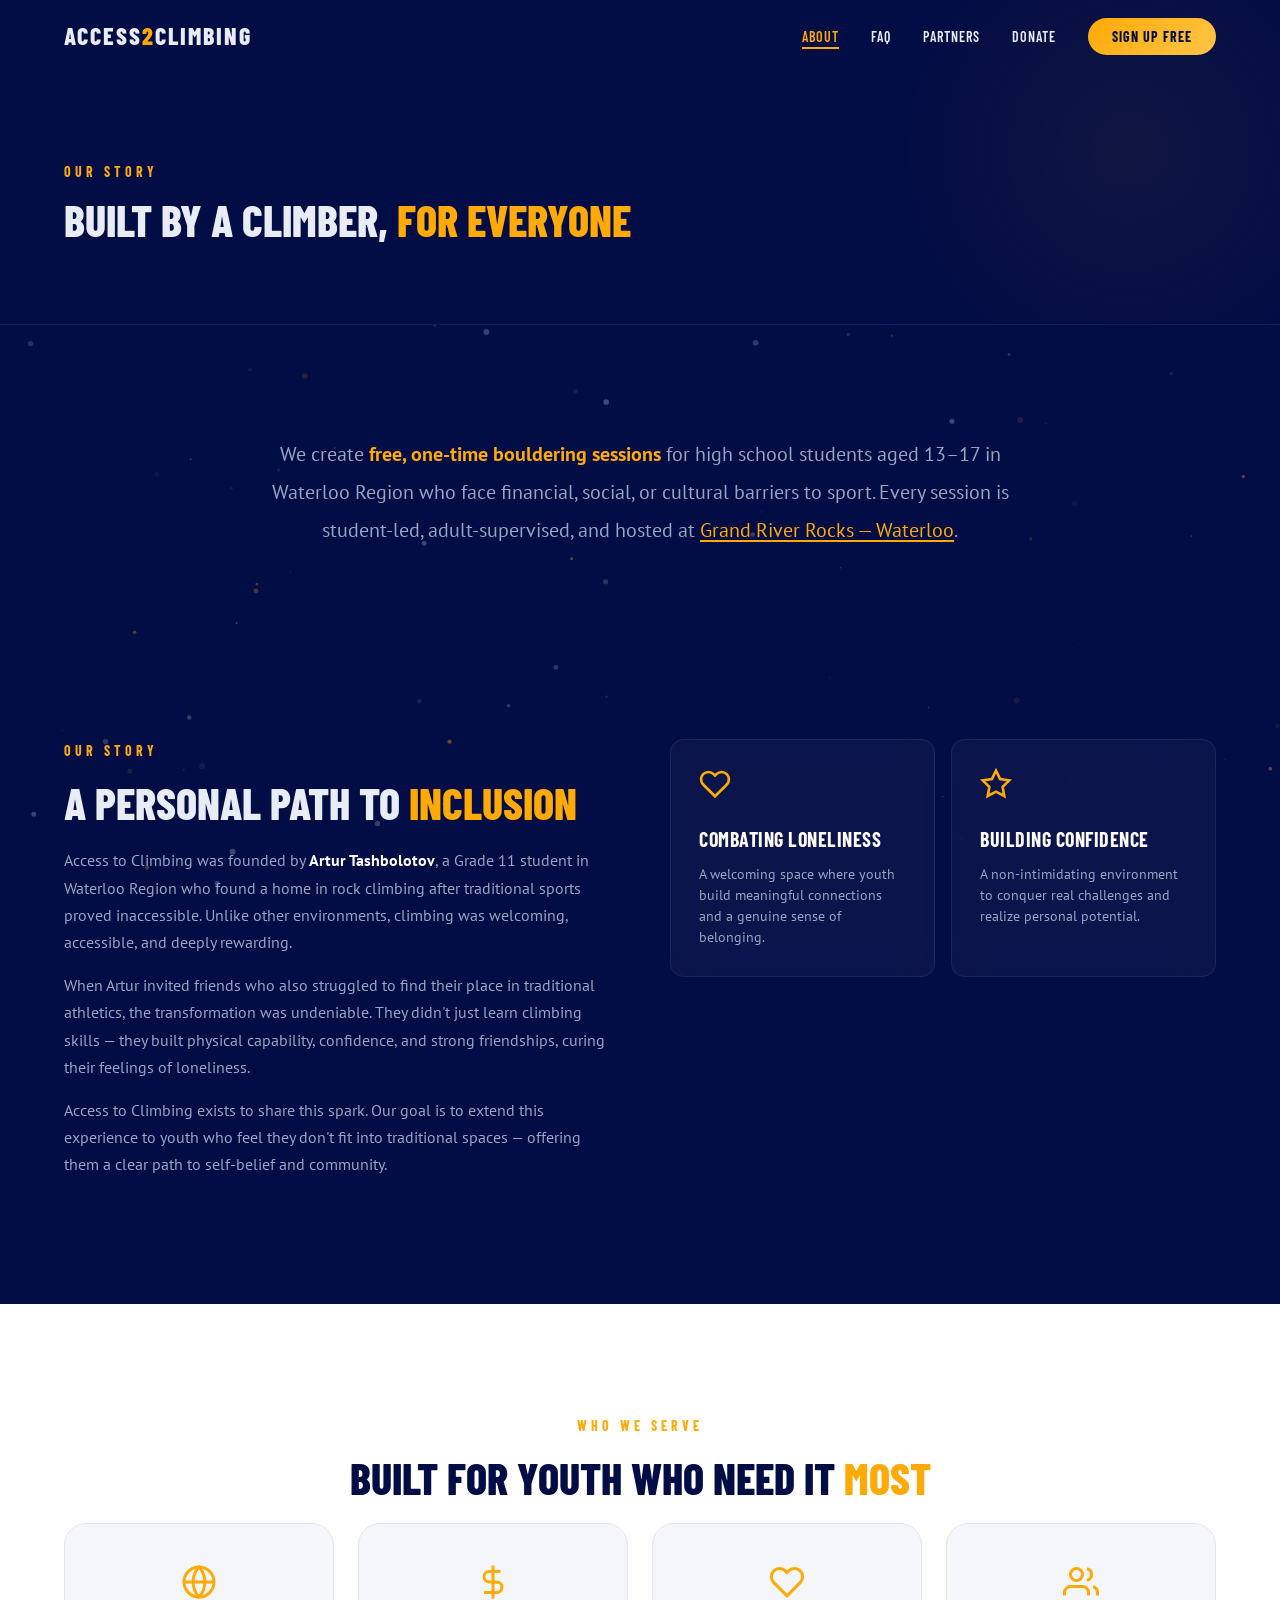
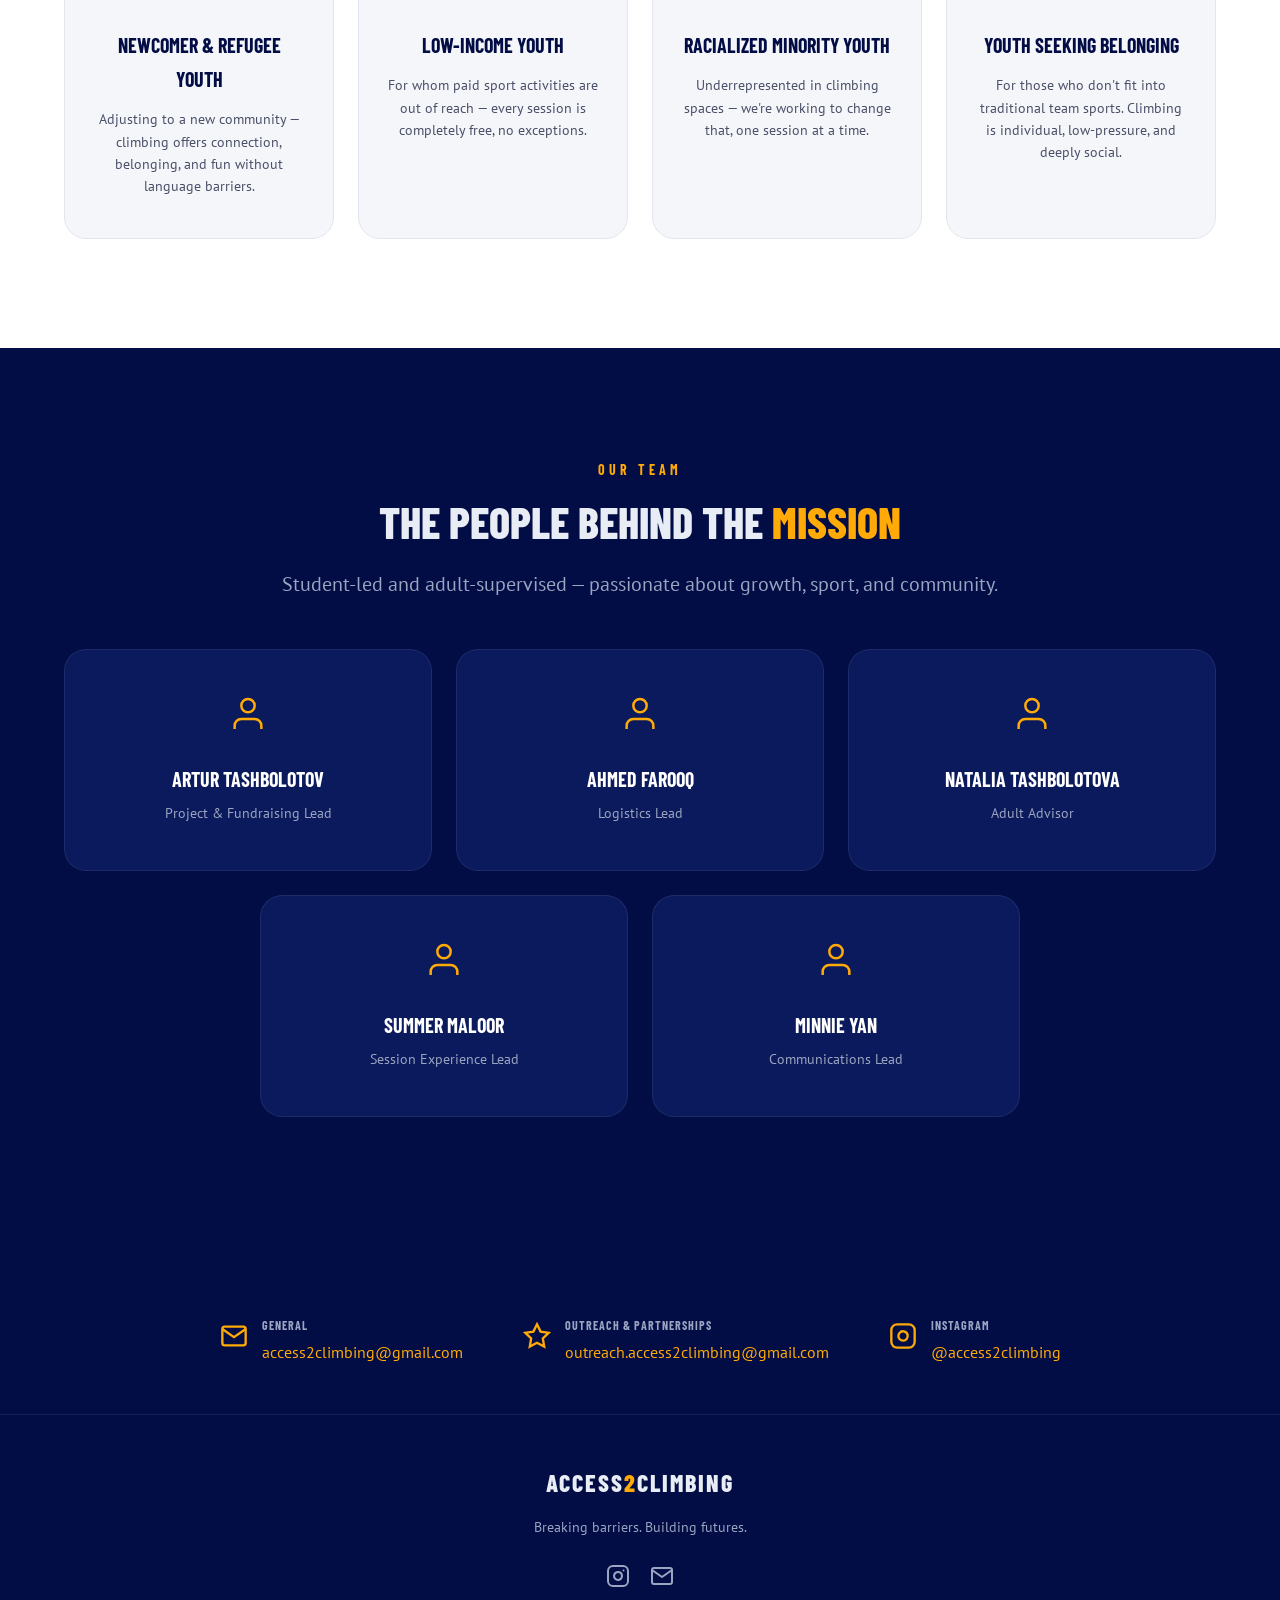
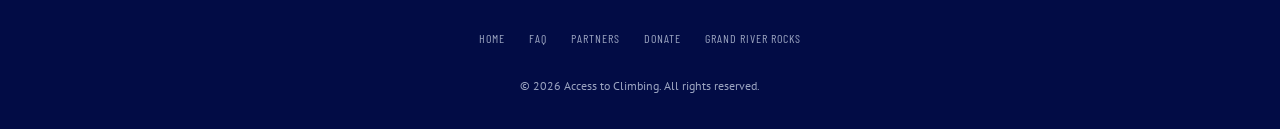
<file: about.html>
<!DOCTYPE html>
<html lang="en">
<head>
  <meta charset="UTF-8" />
  <meta name="viewport" content="width=device-width, initial-scale=1.0" />
  <title>About — Access to Climbing</title>
  <meta name="description" content="The story behind Access to Climbing — a student-led initiative bringing free bouldering to youth in Waterloo Region who face barriers to sport." />
  <link rel="preconnect" href="https://fonts.googleapis.com" />
  <link rel="preconnect" href="https://fonts.gstatic.com" crossorigin />
  <link href="https://fonts.googleapis.com/css2?family=Barlow+Condensed:wght@400;500;600;700;800;900&family=PT+Sans:ital,wght@0,400;0,700;1,400&display=swap" rel="stylesheet" />
  <link rel="stylesheet" href="css/style.css" />
</head>
<body>

  <div id="scroll-progress" class="scroll-progress"></div>
  <canvas id="particles" class="particles-canvas"></canvas>

  <!-- ===================== NAV ===================== -->
  <nav id="main-nav" class="nav">
    <div class="nav__inner">
      <a href="index.html" class="nav__logo">
        <span class="nav__logo-text">ACCESS<span class="accent">2</span>CLIMBING</span>
      </a>
      <button id="nav-toggle" class="nav__toggle" aria-label="Toggle menu">
        <span></span><span></span><span></span>
      </button>
      <ul id="nav-links" class="nav__links">
        <li><a href="about.html" class="nav__active">About</a></li>
        <li><a href="faq.html">FAQ</a></li>
        <li><a href="partners.html">Partners</a></li>
        <li><a href="donate.html">Donate</a></li>
        <li>
          <a href="index.html#how-it-works" class="nav__cta">Sign Up Free</a>
        </li>
      </ul>
    </div>
  </nav>

  <!-- ===================== PAGE HEADER ===================== -->
  <div class="page-header">
    <div class="container">
      <div class="section__label">Our Story</div>
      <h1 class="section__title">Built by a climber, <span class="accent">for everyone</span></h1>
    </div>
  </div>

  <!-- ===================== MISSION LEAD ===================== -->
  <section class="section about-page">
    <div class="container">
      <p class="mission-lead reveal">
        We create <strong>free, one-time bouldering sessions</strong> for high school students aged 13–17 in Waterloo Region who face financial, social, or cultural barriers to sport. Every session is student-led, adult-supervised, and hosted at
        <a href="https://grandriverrocks.com/waterloo/" target="_blank" rel="noopener" class="link">Grand River Rocks — Waterloo</a>.
      </p>
    </div>
  </section>

  <!-- ===================== OUR STORY ===================== -->
  <section class="section story" style="padding-top: 0;">
    <div class="container about__grid">
      <div class="about__text">
        <div class="section__label reveal">Our Story</div>
        <h2 class="section__title reveal">A personal path to <span class="accent">inclusion</span></h2>
        <p class="reveal">
          Access to Climbing was founded by <strong>Artur Tashbolotov</strong>, a Grade 11 student in Waterloo Region who found a home in rock climbing after traditional sports proved inaccessible. Unlike other environments, climbing was welcoming, accessible, and deeply rewarding.
        </p>
        <p class="reveal">
          When Artur invited friends who also struggled to find their place in traditional athletics, the transformation was undeniable. They didn't just learn climbing skills — they built physical capability, confidence, and strong friendships, curing their feelings of loneliness.
        </p>
        <p class="reveal">
          Access to Climbing exists to share this spark. Our goal is to extend this experience to youth who feel they don't fit into traditional spaces — offering them a clear path to self-belief and community.
        </p>
      </div>
      <div class="about__visual">
        <div class="about__card glass tilt-card reveal">
          <div class="about__card-icon">
            <svg width="32" height="32" viewBox="0 0 24 24" fill="none" stroke="currentColor" stroke-width="2"><path d="M20.84 4.61a5.5 5.5 0 00-7.78 0L12 5.67l-1.06-1.06a5.5 5.5 0 00-7.78 7.78l1.06 1.06L12 21.23l7.78-7.78 1.06-1.06a5.5 5.5 0 000-7.78z"/></svg>
          </div>
          <h3>Combating Loneliness</h3>
          <p>A welcoming space where youth build meaningful connections and a genuine sense of belonging.</p>
        </div>
        <div class="about__card glass tilt-card reveal">
          <div class="about__card-icon">
            <svg width="32" height="32" viewBox="0 0 24 24" fill="none" stroke="currentColor" stroke-width="2"><polygon points="12 2 15.09 8.26 22 9.27 17 14.14 18.18 21.02 12 17.77 5.82 21.02 7 14.14 2 9.27 8.91 8.26 12 2"/></svg>
          </div>
          <h3>Building Confidence</h3>
          <p>A non-intimidating environment to conquer real challenges and realize personal potential.</p>
        </div>
      </div>
    </div>
  </section>

  <!-- ===================== WHO WE SERVE ===================== -->
  <section class="section serve">
    <div class="container">
      <div class="section__label reveal">Who We Serve</div>
      <h2 class="section__title reveal">Built for youth who need it <span class="accent">most</span></h2>
      <div class="serve__grid">
        <div class="serve__card tilt-card reveal">
          <div class="serve__icon">
            <svg width="36" height="36" viewBox="0 0 24 24" fill="none" stroke="currentColor" stroke-width="2"><circle cx="12" cy="12" r="10"/><line x1="2" y1="12" x2="22" y2="12"/><path d="M12 2a15.3 15.3 0 014 10 15.3 15.3 0 01-4 10 15.3 15.3 0 01-4-10 15.3 15.3 0 014-10z"/></svg>
          </div>
          <h3>Newcomer &amp; Refugee Youth</h3>
          <p>Adjusting to a new community — climbing offers connection, belonging, and fun without language barriers.</p>
        </div>
        <div class="serve__card tilt-card reveal">
          <div class="serve__icon">
            <svg width="36" height="36" viewBox="0 0 24 24" fill="none" stroke="currentColor" stroke-width="2"><line x1="12" y1="1" x2="12" y2="23"/><path d="M17 5H9.5a3.5 3.5 0 000 7h5a3.5 3.5 0 010 7H6"/></svg>
          </div>
          <h3>Low-Income Youth</h3>
          <p>For whom paid sport activities are out of reach — every session is completely free, no exceptions.</p>
        </div>
        <div class="serve__card tilt-card reveal">
          <div class="serve__icon">
            <svg width="36" height="36" viewBox="0 0 24 24" fill="none" stroke="currentColor" stroke-width="2"><path d="M20.84 4.61a5.5 5.5 0 00-7.78 0L12 5.67l-1.06-1.06a5.5 5.5 0 00-7.78 7.78l1.06 1.06L12 21.23l7.78-7.78 1.06-1.06a5.5 5.5 0 000-7.78z"/></svg>
          </div>
          <h3>Racialized Minority Youth</h3>
          <p>Underrepresented in climbing spaces — we're working to change that, one session at a time.</p>
        </div>
        <div class="serve__card tilt-card reveal">
          <div class="serve__icon">
            <svg width="36" height="36" viewBox="0 0 24 24" fill="none" stroke="currentColor" stroke-width="2"><path d="M17 21v-2a4 4 0 00-4-4H5a4 4 0 00-4 4v2"/><circle cx="9" cy="7" r="4"/><path d="M23 21v-2a4 4 0 00-3-3.87"/><path d="M16 3.13a4 4 0 010 7.75"/></svg>
          </div>
          <h3>Youth Seeking Belonging</h3>
          <p>For those who don't fit into traditional team sports. Climbing is individual, low-pressure, and deeply social.</p>
        </div>
      </div>
    </div>
  </section>

  <!-- ===================== TEAM ===================== -->
  <section id="team" class="section team team--alt">
    <div class="container">
      <div class="section__label reveal">Our Team</div>
      <h2 class="section__title reveal">The people behind the <span class="accent">mission</span></h2>
      <p class="section__subtitle reveal">Student-led and adult-supervised — passionate about growth, sport, and community.</p>
      <div class="team__grid">
        <div class="team__card glass tilt-card reveal">
          <div class="team__avatar">
            <svg width="40" height="40" viewBox="0 0 24 24" fill="none" stroke="currentColor" stroke-width="1.5"><path d="M20 21v-2a4 4 0 00-4-4H8a4 4 0 00-4 4v2"/><circle cx="12" cy="7" r="4"/></svg>
          </div>
          <h3>Artur Tashbolotov</h3>
          <p class="team__role">Project &amp; Fundraising Lead</p>
        </div>
        <div class="team__card glass tilt-card reveal">
          <div class="team__avatar">
            <svg width="40" height="40" viewBox="0 0 24 24" fill="none" stroke="currentColor" stroke-width="1.5"><path d="M20 21v-2a4 4 0 00-4-4H8a4 4 0 00-4 4v2"/><circle cx="12" cy="7" r="4"/></svg>
          </div>
          <h3>Ahmed Farooq</h3>
          <p class="team__role">Logistics Lead</p>
        </div>
        <div class="team__card glass tilt-card reveal">
          <div class="team__avatar">
            <svg width="40" height="40" viewBox="0 0 24 24" fill="none" stroke="currentColor" stroke-width="1.5"><path d="M20 21v-2a4 4 0 00-4-4H8a4 4 0 00-4 4v2"/><circle cx="12" cy="7" r="4"/></svg>
          </div>
          <h3>Natalia Tashbolotova</h3>
          <p class="team__role">Adult Advisor</p>
        </div>
        <div class="team__card glass tilt-card reveal">
          <div class="team__avatar">
            <svg width="40" height="40" viewBox="0 0 24 24" fill="none" stroke="currentColor" stroke-width="1.5"><path d="M20 21v-2a4 4 0 00-4-4H8a4 4 0 00-4 4v2"/><circle cx="12" cy="7" r="4"/></svg>
          </div>
          <h3>Summer Maloor</h3>
          <p class="team__role">Session Experience Lead</p>
        </div>
        <div class="team__card glass tilt-card reveal">
          <div class="team__avatar">
            <svg width="40" height="40" viewBox="0 0 24 24" fill="none" stroke="currentColor" stroke-width="1.5"><path d="M20 21v-2a4 4 0 00-4-4H8a4 4 0 00-4 4v2"/><circle cx="12" cy="7" r="4"/></svg>
          </div>
          <h3>Minnie Yan</h3>
          <p class="team__role">Communications Lead</p>
        </div>
      </div>
    </div>
  </section>

  <!-- ===================== CONTACT ===================== -->
  <section class="section contact-strip">
    <div class="container contact-strip__inner">
      <div class="contact-strip__item reveal">
        <span class="contact-strip__icon">
          <svg width="28" height="28" viewBox="0 0 24 24" fill="none" stroke="currentColor" stroke-width="2"><path d="M4 4h16c1.1 0 2 .9 2 2v12c0 1.1-.9 2-2 2H4c-1.1 0-2-.9-2-2V6c0-1.1.9-2 2-2z"/><polyline points="22,6 12,13 2,6"/></svg>
        </span>
        <div>
          <strong>General</strong>
          <a href="mailto:access2climbing@gmail.com">access2climbing@gmail.com</a>
        </div>
      </div>
      <div class="contact-strip__item reveal">
        <span class="contact-strip__icon">
          <svg width="28" height="28" viewBox="0 0 24 24" fill="none" stroke="currentColor" stroke-width="2"><polygon points="12 2 15.09 8.26 22 9.27 17 14.14 18.18 21.02 12 17.77 5.82 21.02 7 14.14 2 9.27 8.91 8.26 12 2"/></svg>
        </span>
        <div>
          <strong>Outreach &amp; Partnerships</strong>
          <a href="mailto:outreach.access2climbing@gmail.com">outreach.access2climbing@gmail.com</a>
        </div>
      </div>
      <div class="contact-strip__item reveal">
        <span class="contact-strip__icon">
          <svg width="28" height="28" viewBox="0 0 24 24" fill="none" stroke="currentColor" stroke-width="2"><rect x="2" y="2" width="20" height="20" rx="5" ry="5"/><path d="M16 11.37A4 4 0 1112.63 8 4 4 0 0116 11.37z"/><line x1="17.5" y1="6.5" x2="17.51" y2="6.5"/></svg>
        </span>
        <div>
          <strong>Instagram</strong>
          <a href="https://www.instagram.com/access2climbing/" target="_blank" rel="noopener">@access2climbing</a>
        </div>
      </div>
    </div>
  </section>

  <!-- ===================== FOOTER ===================== -->
  <footer class="footer">
    <div class="container footer__inner">
      <div class="footer__brand">
        <span class="nav__logo-text">ACCESS<span class="accent">2</span>CLIMBING</span>
      </div>
      <p class="footer__tagline">Breaking barriers. Building futures.</p>
      <div class="footer__links">
        <a href="https://www.instagram.com/access2climbing/" target="_blank" rel="noopener" aria-label="Instagram">
          <svg width="24" height="24" viewBox="0 0 24 24" fill="none" stroke="currentColor" stroke-width="2" stroke-linecap="round" stroke-linejoin="round"><rect x="2" y="2" width="20" height="20" rx="5" ry="5"/><path d="M16 11.37A4 4 0 1112.63 8 4 4 0 0116 11.37z"/><line x1="17.5" y1="6.5" x2="17.51" y2="6.5"/></svg>
        </a>
        <a href="mailto:access2climbing@gmail.com" aria-label="Email">
          <svg width="24" height="24" viewBox="0 0 24 24" fill="none" stroke="currentColor" stroke-width="2" stroke-linecap="round" stroke-linejoin="round"><path d="M4 4h16c1.1 0 2 .9 2 2v12c0 1.1-.9 2-2 2H4c-1.1 0-2-.9-2-2V6c0-1.1.9-2 2-2z"/><polyline points="22,6 12,13 2,6"/></svg>
        </a>
      </div>
      <nav class="footer__nav" style="display:flex;gap:24px;margin:8px 0;flex-wrap:wrap;justify-content:center;">
        <a href="index.html" style="font-family:var(--ff-heading);font-size:var(--fs-xs);text-transform:uppercase;letter-spacing:1px;color:var(--clr-text-dim);">Home</a>
        <a href="faq.html" style="font-family:var(--ff-heading);font-size:var(--fs-xs);text-transform:uppercase;letter-spacing:1px;color:var(--clr-text-dim);">FAQ</a>
        <a href="partners.html" style="font-family:var(--ff-heading);font-size:var(--fs-xs);text-transform:uppercase;letter-spacing:1px;color:var(--clr-text-dim);">Partners</a>
        <a href="donate.html" style="font-family:var(--ff-heading);font-size:var(--fs-xs);text-transform:uppercase;letter-spacing:1px;color:var(--clr-text-dim);">Donate</a>
        <a href="https://grandriverrocks.com/waterloo/" target="_blank" rel="noopener" style="font-family:var(--ff-heading);font-size:var(--fs-xs);text-transform:uppercase;letter-spacing:1px;color:var(--clr-text-dim);">Grand River Rocks</a>
      </nav>
      <p class="footer__copy">&copy; 2026 Access to Climbing. All rights reserved.</p>
    </div>
  </footer>

  <script src="js/script.js"></script>
</body>
</html>
</file>
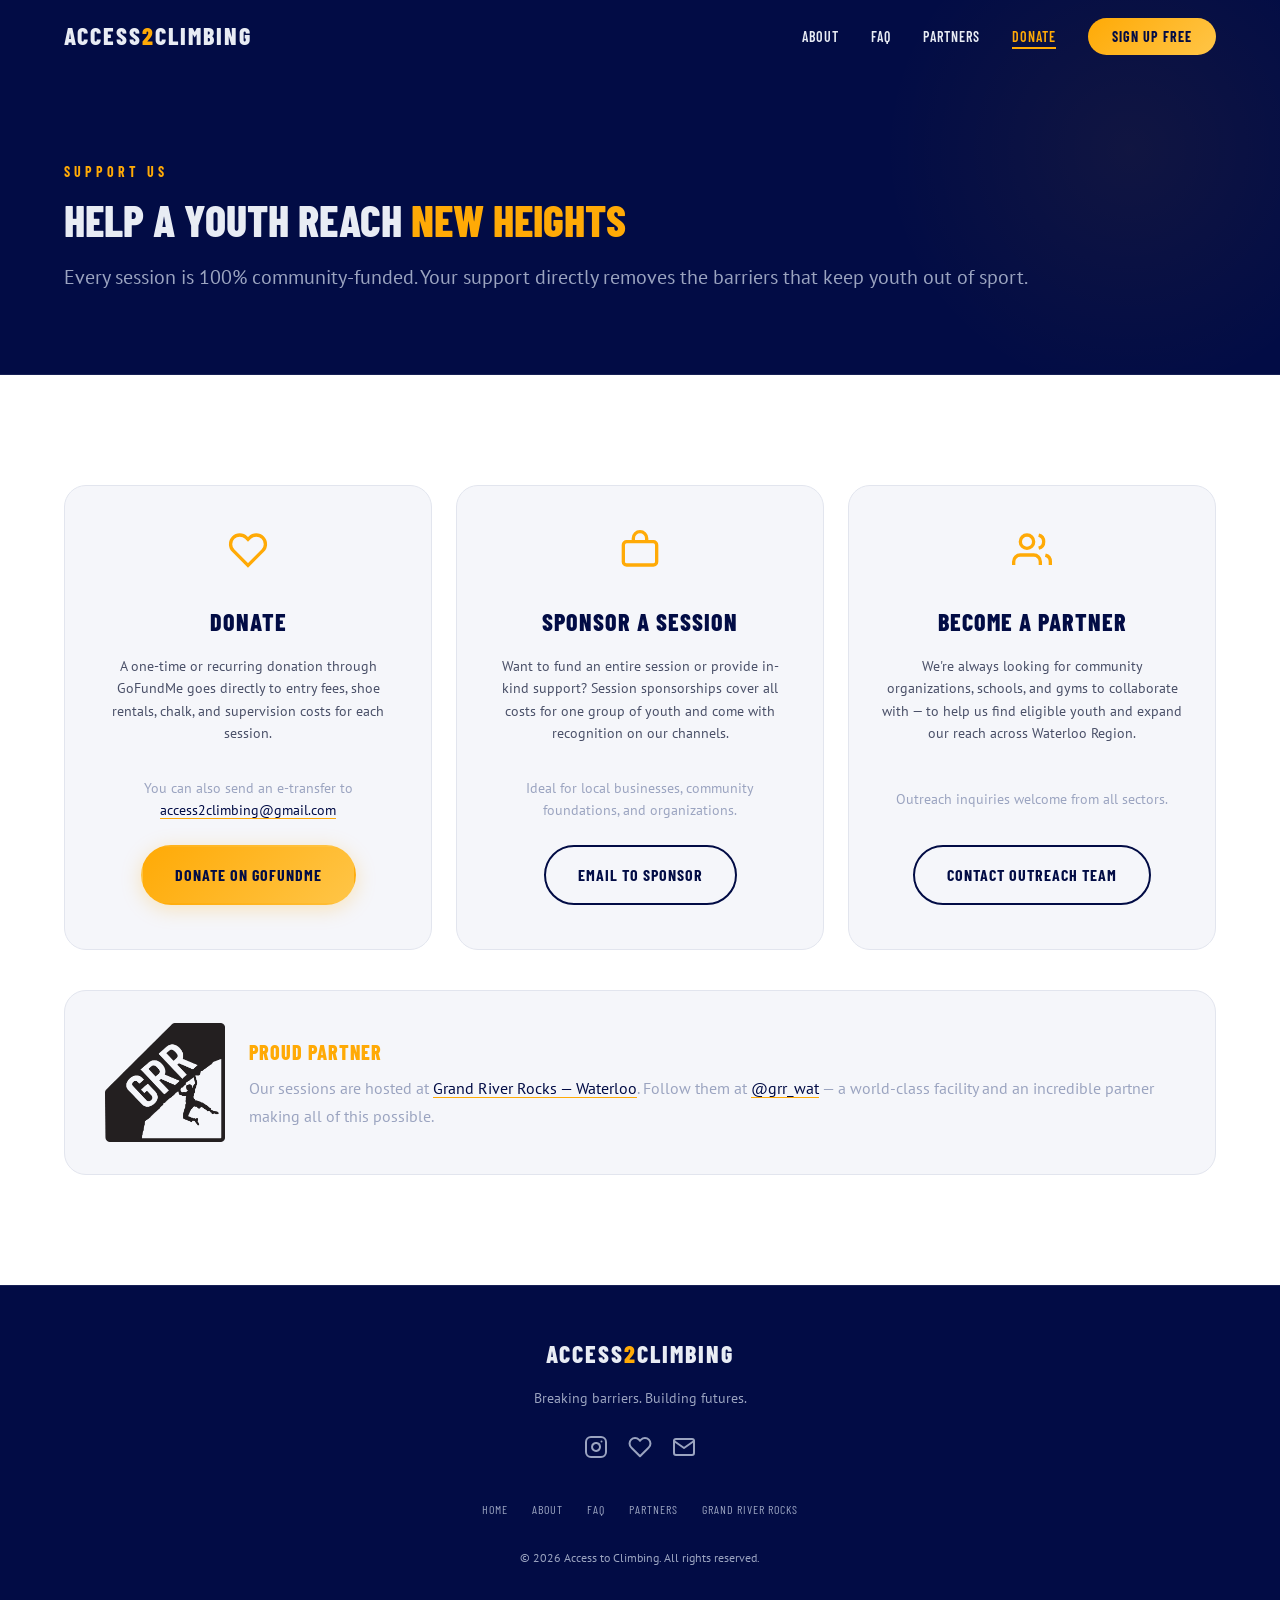
<file: donate.html>
<!DOCTYPE html>
<html lang="en">
<head>
  <meta charset="UTF-8" />
  <meta name="viewport" content="width=device-width, initial-scale=1.0" />
  <title>Donate &amp; Support — Access to Climbing</title>
  <meta name="description" content="Support Access to Climbing — donate, sponsor a session, or become a community partner. Every dollar removes a barrier for youth in Waterloo Region." />
  <link rel="preconnect" href="https://fonts.googleapis.com" />
  <link rel="preconnect" href="https://fonts.gstatic.com" crossorigin />
  <link href="https://fonts.googleapis.com/css2?family=Barlow+Condensed:wght@400;500;600;700;800;900&family=PT+Sans:ital,wght@0,400;0,700;1,400&display=swap" rel="stylesheet" />
  <link rel="stylesheet" href="css/style.css" />
</head>
<body>

  <div id="scroll-progress" class="scroll-progress"></div>
  <canvas id="particles" class="particles-canvas"></canvas>

  <!-- ===================== NAV ===================== -->
  <nav id="main-nav" class="nav">
    <div class="nav__inner">
      <a href="index.html" class="nav__logo">
        <span class="nav__logo-text">ACCESS<span class="accent">2</span>CLIMBING</span>
      </a>
      <button id="nav-toggle" class="nav__toggle" aria-label="Toggle menu">
        <span></span><span></span><span></span>
      </button>
      <ul id="nav-links" class="nav__links">
        <li><a href="about.html">About</a></li>
        <li><a href="faq.html">FAQ</a></li>
        <li><a href="partners.html">Partners</a></li>
        <li><a href="donate.html" class="nav__active">Donate</a></li>
        <li>
          <a href="index.html#how-it-works" class="nav__cta">Sign Up Free</a>
        </li>
      </ul>
    </div>
  </nav>

  <!-- ===================== PAGE HEADER ===================== -->
  <div class="page-header">
    <div class="container">
      <div class="section__label">Support Us</div>
      <h1 class="section__title">Help a youth reach <span class="accent">new heights</span></h1>
      <p class="section__subtitle">
        Every session is 100% community-funded. Your support directly removes the barriers that keep youth out of sport.
      </p>
    </div>
  </div>

  <!-- ===================== DONATION CARDS ===================== -->
  <section class="section donors" style="padding-top: 1;">
    <div class="container">

      <div class="donors__grid">

        <div class="donors__card glass tilt-card reveal">
          <div class="donors__card-icon">
            <svg width="40" height="40" viewBox="0 0 24 24" fill="none" stroke="currentColor" stroke-width="2"><path d="M20.84 4.61a5.5 5.5 0 00-7.78 0L12 5.67l-1.06-1.06a5.5 5.5 0 00-7.78 7.78l1.06 1.06L12 21.23l7.78-7.78 1.06-1.06a5.5 5.5 0 000-7.78z"/></svg>
          </div>
          <h3>Donate</h3>
          <p>A one-time or recurring donation through GoFundMe goes directly to entry fees, shoe rentals, chalk, and supervision costs for each session.</p>
          <p style="margin-top: 8px; color: var(--clr-text-dim); font-size: var(--fs-sm);">You can also send an e-transfer to <a href="mailto:access2climbing@gmail.com" class="link">access2climbing@gmail.com</a></p>
          <a href="https://gofund.me/8d9cdc7f2" target="_blank" rel="noopener" class="btn btn--primary magnetic-btn" style="margin-top: auto;">
            Donate on GoFundMe
          </a>
        </div>

        <div class="donors__card glass tilt-card reveal">
          <div class="donors__card-icon">
            <svg width="40" height="40" viewBox="0 0 24 24" fill="none" stroke="currentColor" stroke-width="2"><rect x="2" y="7" width="20" height="14" rx="2" ry="2"/><path d="M16 7V5a4 4 0 00-8 0v2"/></svg>
          </div>
          <h3>Sponsor a Session</h3>
          <p>Want to fund an entire session or provide in-kind support? Session sponsorships cover all costs for one group of youth and come with recognition on our channels.</p>
          <p style="margin-top: 8px; color: var(--clr-text-dim); font-size: var(--fs-sm);">Ideal for local businesses, community foundations, and organizations.</p>
          <a href="mailto:access2climbing@gmail.com" class="btn btn--outline magnetic-btn" style="margin-top: auto;">
            Email to Sponsor
          </a>
        </div>

        <div class="donors__card glass tilt-card reveal">
          <div class="donors__card-icon">
            <svg width="40" height="40" viewBox="0 0 24 24" fill="none" stroke="currentColor" stroke-width="2"><path d="M17 21v-2a4 4 0 00-4-4H5a4 4 0 00-4 4v2"/><circle cx="9" cy="7" r="4"/><path d="M23 21v-2a4 4 0 00-3-3.87"/><path d="M16 3.13a4 4 0 010 7.75"/></svg>
          </div>
          <h3>Become a Partner</h3>
          <p>We're always looking for community organizations, schools, and gyms to collaborate with — to help us find eligible youth and expand our reach across Waterloo Region.</p>
          <p style="margin-top: 8px; color: var(--clr-text-dim); font-size: var(--fs-sm);">Outreach inquiries welcome from all sectors.</p>
          <a href="mailto:outreach.access2climbing@gmail.com" class="btn btn--outline magnetic-btn" style="margin-top: auto;">
            Contact Outreach Team
          </a>
        </div>

      </div>

      <!-- PARTNER HIGHLIGHT -->
      <div class="donors__partner-highlight glass reveal">
        <div class="donors__partner-logo">
          <img src="images/LOGO Waterloo (black).png" alt="Grand River Rocks Logo" style="max-width:120px;height:auto;" />
        </div>
        <div class="donors__partner-text">
          <h3>Proud Partner</h3>
          <p>
            Our sessions are hosted at <a href="https://grandriverrocks.com/waterloo/" target="_blank" rel="noopener" class="link">Grand River Rocks — Waterloo</a>.
            Follow them at <a href="https://www.instagram.com/grr_wat/" target="_blank" rel="noopener" class="link">@grr_wat</a> — a world-class facility and an incredible partner making all of this possible.
          </p>
        </div>
      </div>

    </div>
  </section>

  <!-- ===================== FOOTER ===================== -->
  <footer class="footer">
    <div class="container footer__inner">
      <div class="footer__brand">
        <span class="nav__logo-text">ACCESS<span class="accent">2</span>CLIMBING</span>
      </div>
      <p class="footer__tagline">Breaking barriers. Building futures.</p>
      <div class="footer__links">
        <a href="https://www.instagram.com/access2climbing/" target="_blank" rel="noopener" aria-label="Instagram">
          <svg width="24" height="24" viewBox="0 0 24 24" fill="none" stroke="currentColor" stroke-width="2" stroke-linecap="round" stroke-linejoin="round"><rect x="2" y="2" width="20" height="20" rx="5" ry="5"/><path d="M16 11.37A4 4 0 1112.63 8 4 4 0 0116 11.37z"/><line x1="17.5" y1="6.5" x2="17.51" y2="6.5"/></svg>
        </a>
        <a href="https://gofund.me/8d9cdc7f2" target="_blank" rel="noopener" aria-label="GoFundMe">
          <svg width="24" height="24" viewBox="0 0 24 24" fill="none" stroke="currentColor" stroke-width="2" stroke-linecap="round" stroke-linejoin="round"><path d="M20.84 4.61a5.5 5.5 0 00-7.78 0L12 5.67l-1.06-1.06a5.5 5.5 0 00-7.78 7.78l1.06 1.06L12 21.23l7.78-7.78 1.06-1.06a5.5 5.5 0 000-7.78z"/></svg>
        </a>
        <a href="mailto:access2climbing@gmail.com" aria-label="Email">
          <svg width="24" height="24" viewBox="0 0 24 24" fill="none" stroke="currentColor" stroke-width="2" stroke-linecap="round" stroke-linejoin="round"><path d="M4 4h16c1.1 0 2 .9 2 2v12c0 1.1-.9 2-2 2H4c-1.1 0-2-.9-2-2V6c0-1.1.9-2 2-2z"/><polyline points="22,6 12,13 2,6"/></svg>
        </a>
      </div>
      <nav class="footer__nav" style="display:flex;gap:24px;margin:8px 0;flex-wrap:wrap;justify-content:center;">
        <a href="index.html" style="font-family:var(--ff-heading);font-size:var(--fs-xs);text-transform:uppercase;letter-spacing:1px;color:var(--clr-text-dim);">Home</a>
        <a href="about.html" style="font-family:var(--ff-heading);font-size:var(--fs-xs);text-transform:uppercase;letter-spacing:1px;color:var(--clr-text-dim);">About</a>
        <a href="faq.html" style="font-family:var(--ff-heading);font-size:var(--fs-xs);text-transform:uppercase;letter-spacing:1px;color:var(--clr-text-dim);">FAQ</a>
        <a href="partners.html" style="font-family:var(--ff-heading);font-size:var(--fs-xs);text-transform:uppercase;letter-spacing:1px;color:var(--clr-text-dim);">Partners</a>
        <a href="https://grandriverrocks.com/waterloo/" target="_blank" rel="noopener" style="font-family:var(--ff-heading);font-size:var(--fs-xs);text-transform:uppercase;letter-spacing:1px;color:var(--clr-text-dim);">Grand River Rocks</a>
      </nav>
      <p class="footer__copy">&copy; 2026 Access to Climbing. All rights reserved.</p>
    </div>
  </footer>

  <script src="js/script.js"></script>
</body>
</html>
</file>
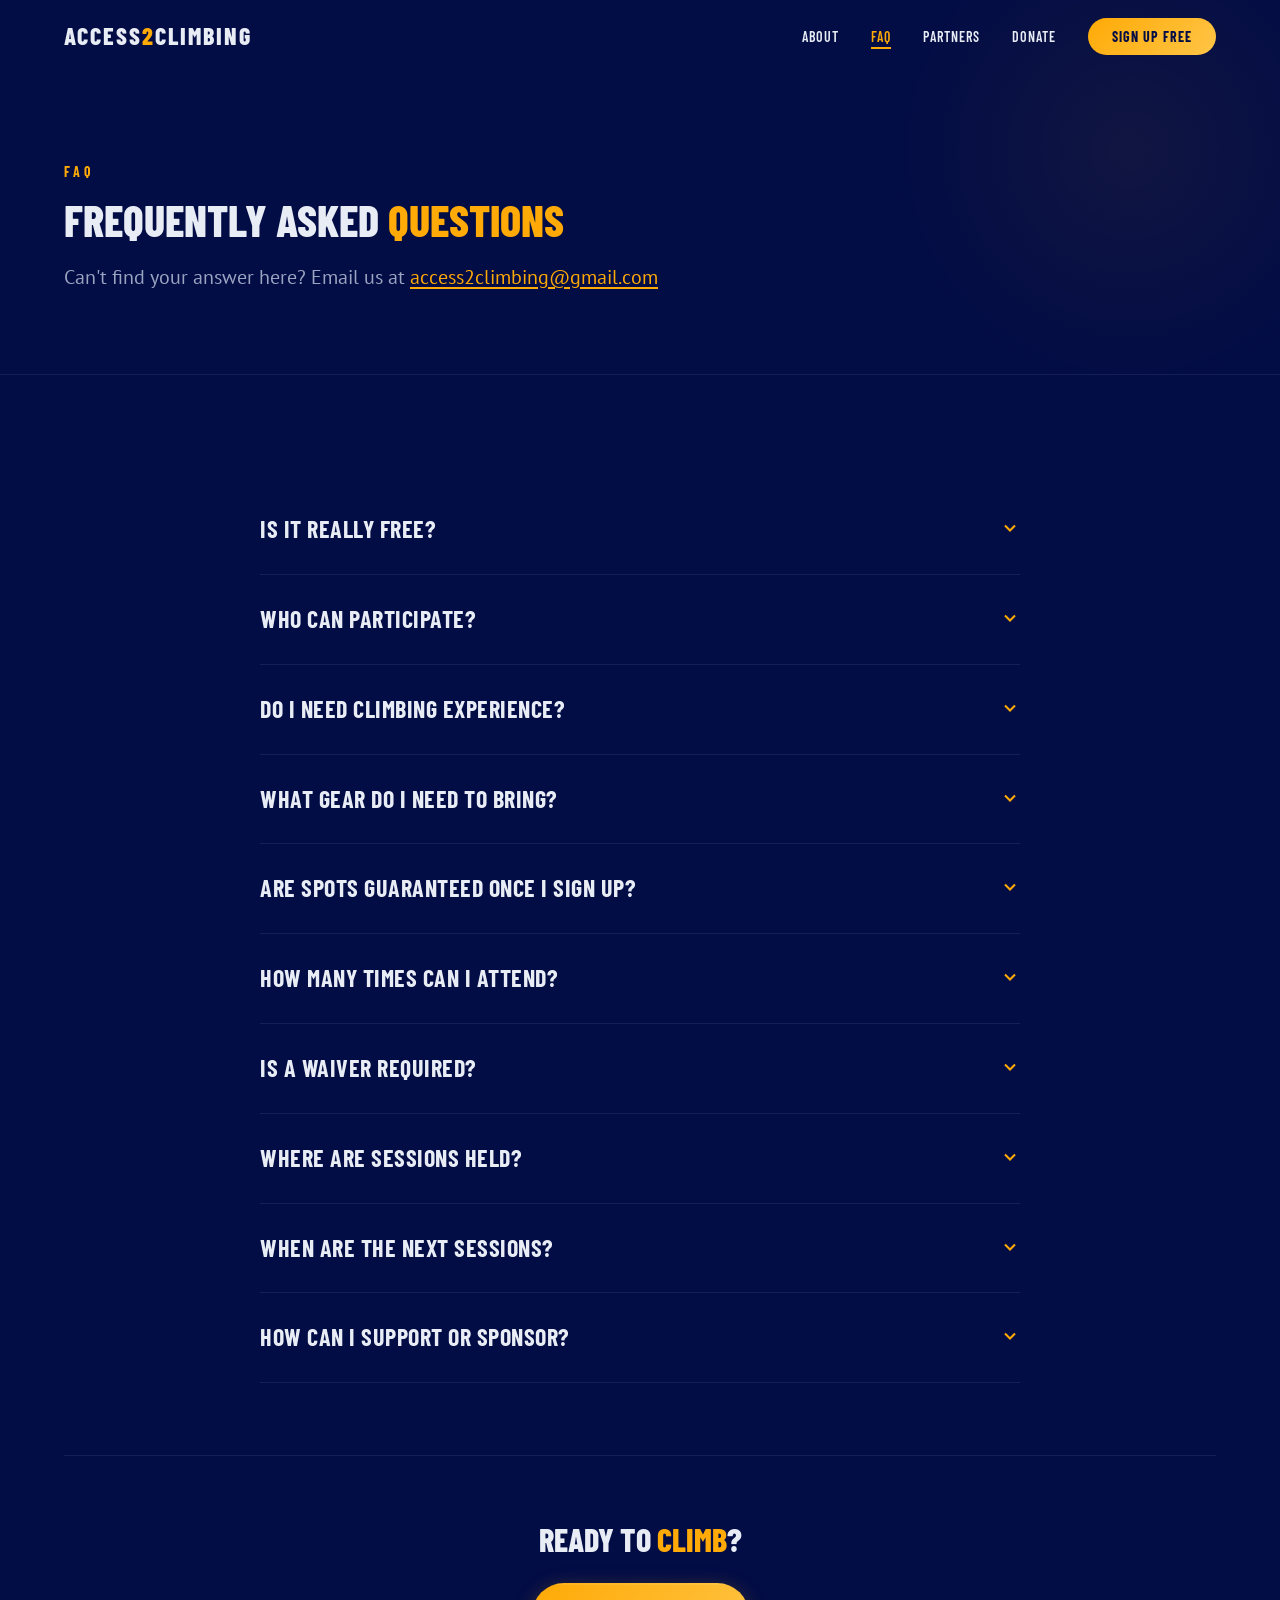
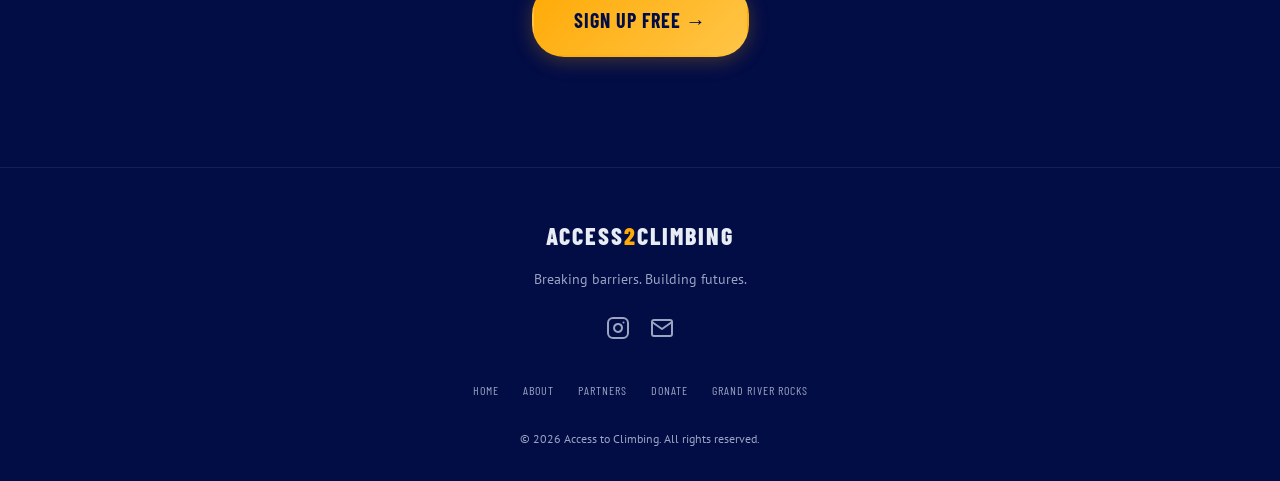
<file: faq.html>
<!DOCTYPE html>
<html lang="en">
<head>
  <meta charset="UTF-8" />
  <meta name="viewport" content="width=device-width, initial-scale=1.0" />
  <title>FAQ — Access to Climbing</title>
  <meta name="description" content="Frequently asked questions about Access to Climbing — free bouldering sessions for youth aged 13-17 in Waterloo Region." />
  <link rel="preconnect" href="https://fonts.googleapis.com" />
  <link rel="preconnect" href="https://fonts.gstatic.com" crossorigin />
  <link href="https://fonts.googleapis.com/css2?family=Barlow+Condensed:wght@400;500;600;700;800;900&family=PT+Sans:ital,wght@0,400;0,700;1,400&display=swap" rel="stylesheet" />
  <link rel="stylesheet" href="css/style.css" />
</head>
<body>

  <div id="scroll-progress" class="scroll-progress"></div>
  <canvas id="particles" class="particles-canvas"></canvas>

  <!-- ===================== NAV ===================== -->
  <nav id="main-nav" class="nav">
    <div class="nav__inner">
      <a href="index.html" class="nav__logo">
        <span class="nav__logo-text">ACCESS<span class="accent">2</span>CLIMBING</span>
      </a>
      <button id="nav-toggle" class="nav__toggle" aria-label="Toggle menu">
        <span></span><span></span><span></span>
      </button>
      <ul id="nav-links" class="nav__links">
        <li><a href="about.html">About</a></li>
        <li><a href="faq.html" class="nav__active">FAQ</a></li>
        <li><a href="partners.html">Partners</a></li>
        <li><a href="donate.html">Donate</a></li>
        <li>
          <a href="index.html#how-it-works" class="nav__cta">Sign Up Free</a>
        </li>
      </ul>
    </div>
  </nav>

  <!-- ===================== PAGE HEADER ===================== -->
  <div class="page-header">
    <div class="container">
      <div class="section__label">FAQ</div>
      <h1 class="section__title">Frequently asked <span class="accent">questions</span></h1>
      <p class="section__subtitle">
        Can't find your answer here? Email us at
        <a href="mailto:access2climbing@gmail.com" class="link">access2climbing@gmail.com</a>
      </p>
    </div>
  </div>

  <!-- ===================== FAQ ===================== -->
  <section class="section faq">
    <div class="container">
      <div class="faq__list">

        <div class="faq__item reveal">
          <button class="faq__question" id="faq-q1">
            <span>Is it really free?</span>
            <span class="faq__chevron"><svg width="20" height="20" viewBox="0 0 24 24" fill="none" stroke="currentColor" stroke-width="2.5"><polyline points="6 9 12 15 18 9"/></svg></span>
          </button>
          <div class="faq__answer" id="faq-a1">
            <p>Yes — 100% free for all eligible participants. Entry fees, climbing shoe rentals, chalk, and supervision are all covered by community grants and donations. You don't pay a cent.</p>
          </div>
        </div>

        <div class="faq__item reveal">
          <button class="faq__question" id="faq-q2">
            <span>Who can participate?</span>
            <span class="faq__chevron"><svg width="20" height="20" viewBox="0 0 24 24" fill="none" stroke="currentColor" stroke-width="2.5"><polyline points="6 9 12 15 18 9"/></svg></span>
          </button>
          <div class="faq__answer" id="faq-a2">
            <p>Youth aged 13–17 in Waterloo Region who face financial, social, or cultural barriers to sport. This includes newcomer and refugee youth, low-income youth, racialized minority youth, and anyone who hasn't found their place in traditional team sports.</p>
          </div>
        </div>

        <div class="faq__item reveal">
          <button class="faq__question" id="faq-q3">
            <span>Do I need climbing experience?</span>
            <span class="faq__chevron"><svg width="20" height="20" viewBox="0 0 24 24" fill="none" stroke="currentColor" stroke-width="2.5"><polyline points="6 9 12 15 18 9"/></svg></span>
          </button>
          <div class="faq__answer" id="faq-a3">
            <p>None at all. Sessions are designed for complete beginners. Certified staff at Grand River Rocks will guide you through everything from the ground up.</p>
          </div>
        </div>

        <div class="faq__item reveal">
          <button class="faq__question" id="faq-q4">
            <span>What gear do I need to bring?</span>
            <span class="faq__chevron"><svg width="20" height="20" viewBox="0 0 24 24" fill="none" stroke="currentColor" stroke-width="2.5"><polyline points="6 9 12 15 18 9"/></svg></span>
          </button>
          <div class="faq__answer" id="faq-a4">
            <p>Nothing. Climbing shoes and chalk are included. Just show up in comfortable clothes you can move in — that's it.</p>
          </div>
        </div>

        <div class="faq__item reveal">
          <button class="faq__question" id="faq-q5">
            <span>Are spots guaranteed once I sign up?</span>
            <span class="faq__chevron"><svg width="20" height="20" viewBox="0 0 24 24" fill="none" stroke="currentColor" stroke-width="2.5"><polyline points="6 9 12 15 18 9"/></svg></span>
          </button>
          <div class="faq__answer" id="faq-a5">
            <p>Spots are limited and not guaranteed — we confirm on a first-come, first-served basis. We'll contact you by email or SMS within 3 days of your submission. If the nearest session is full, you can opt in for the following month.</p>
          </div>
        </div>

        <div class="faq__item reveal">
          <button class="faq__question" id="faq-q6">
            <span>How many times can I attend?</span>
            <span class="faq__chevron"><svg width="20" height="20" viewBox="0 0 24 24" fill="none" stroke="currentColor" stroke-width="2.5"><polyline points="6 9 12 15 18 9"/></svg></span>
          </button>
          <div class="faq__answer" id="faq-a6">
            <p>There is one session available per person. This allows us to reach as many youth as possible. First-time participants are always given priority.</p>
          </div>
        </div>

        <div class="faq__item reveal">
          <button class="faq__question" id="faq-q7">
            <span>Is a waiver required?</span>
            <span class="faq__chevron"><svg width="20" height="20" viewBox="0 0 24 24" fill="none" stroke="currentColor" stroke-width="2.5"><polyline points="6 9 12 15 18 9"/></svg></span>
          </button>
          <div class="faq__answer" id="faq-a7">
            <p>Yes. All participants (and a parent or guardian if under 18) must complete the Grand River Rocks waiver before the session:</p>
            <div style="display:flex;flex-wrap:wrap;gap:12px;margin-top:14px;">
              <a href="https://grandriverrocks.com/kitchener/waiver/" target="_blank" rel="noopener" class="btn btn--outline magnetic-btn" style="padding:10px 20px;font-size:var(--fs-sm);">GRR Kitchener Waiver</a>
            </div>
          </div>
        </div>

        <div class="faq__item reveal">
          <button class="faq__question" id="faq-q8">
            <span>Where are sessions held?</span>
            <span class="faq__chevron"><svg width="20" height="20" viewBox="0 0 24 24" fill="none" stroke="currentColor" stroke-width="2.5"><polyline points="6 9 12 15 18 9"/></svg></span>
          </button>
          <div class="faq__answer" id="faq-a8">
            <p>All sessions take place at <a href="https://grandriverrocks.com/waterloo/" target="_blank" rel="noopener" class="link">Grand River Rocks — Waterloo</a>, our partner gym and one of the region's best bouldering facilities.</p>
          </div>
        </div>

        <div class="faq__item reveal">
          <button class="faq__question" id="faq-q9">
            <span>When are the next sessions?</span>
            <span class="faq__chevron"><svg width="20" height="20" viewBox="0 0 24 24" fill="none" stroke="currentColor" stroke-width="2.5"><polyline points="6 9 12 15 18 9"/></svg></span>
          </button>
          <div class="faq__answer" id="faq-a9">
            <p>Session 6 through 12 are planned. Registration is now open for Session 6 on September 24. Follow <a href="https://www.instagram.com/access2climbing/" target="_blank" rel="noopener" class="link">@access2climbing</a> for exact dates as they're announced.</p>
          </div>
        </div>

        <div class="faq__item reveal">
          <button class="faq__question" id="faq-q10">
            <span>How can I support or sponsor?</span>
            <span class="faq__chevron"><svg width="20" height="20" viewBox="0 0 24 24" fill="none" stroke="currentColor" stroke-width="2.5"><polyline points="6 9 12 15 18 9"/></svg></span>
          </button>
          <div class="faq__answer" id="faq-a10">
            <p>Visit our <a href="donate.html" class="link">Donate page</a> for all the ways to help — GoFundMe, sponsoring a session, or becoming a community partner. You can also send an e-transfer directly to <a href="mailto:access2climbing@gmail.com" class="link">access2climbing@gmail.com</a>.</p>
          </div>
        </div>

      </div>

      <!-- CTA at bottom of FAQ -->
      <div class="reveal" style="text-align:center;margin-top:72px;padding-top:56px;border-top:1px solid var(--clr-border);">
        <p style="font-family:var(--ff-heading);font-size:var(--fs-2xl);font-weight:800;text-transform:uppercase;margin-bottom:16px;">
          Ready to <span class="accent">climb</span>?
        </p>
        <a href="index.html#how-it-works" class="btn btn--primary btn--lg magnetic-btn">
          Sign Up Free &rarr;
        </a>
      </div>

    </div>
  </section>

  <!-- ===================== FOOTER ===================== -->
  <footer class="footer">
    <div class="container footer__inner">
      <div class="footer__brand">
        <span class="nav__logo-text">ACCESS<span class="accent">2</span>CLIMBING</span>
      </div>
      <p class="footer__tagline">Breaking barriers. Building futures.</p>
      <div class="footer__links">
        <a href="https://www.instagram.com/access2climbing/" target="_blank" rel="noopener" aria-label="Instagram">
          <svg width="24" height="24" viewBox="0 0 24 24" fill="none" stroke="currentColor" stroke-width="2" stroke-linecap="round" stroke-linejoin="round"><rect x="2" y="2" width="20" height="20" rx="5" ry="5"/><path d="M16 11.37A4 4 0 1112.63 8 4 4 0 0116 11.37z"/><line x1="17.5" y1="6.5" x2="17.51" y2="6.5"/></svg>
        </a>
        <a href="mailto:access2climbing@gmail.com" aria-label="Email">
          <svg width="24" height="24" viewBox="0 0 24 24" fill="none" stroke="currentColor" stroke-width="2" stroke-linecap="round" stroke-linejoin="round"><path d="M4 4h16c1.1 0 2 .9 2 2v12c0 1.1-.9 2-2 2H4c-1.1 0-2-.9-2-2V6c0-1.1.9-2 2-2z"/><polyline points="22,6 12,13 2,6"/></svg>
        </a>
      </div>
      <nav class="footer__nav" style="display:flex;gap:24px;margin:8px 0;flex-wrap:wrap;justify-content:center;">
        <a href="index.html" style="font-family:var(--ff-heading);font-size:var(--fs-xs);text-transform:uppercase;letter-spacing:1px;color:var(--clr-text-dim);">Home</a>
        <a href="about.html" style="font-family:var(--ff-heading);font-size:var(--fs-xs);text-transform:uppercase;letter-spacing:1px;color:var(--clr-text-dim);">About</a>
        <a href="partners.html" style="font-family:var(--ff-heading);font-size:var(--fs-xs);text-transform:uppercase;letter-spacing:1px;color:var(--clr-text-dim);">Partners</a>
        <a href="donate.html" style="font-family:var(--ff-heading);font-size:var(--fs-xs);text-transform:uppercase;letter-spacing:1px;color:var(--clr-text-dim);">Donate</a>
        <a href="https://grandriverrocks.com/waterloo/" target="_blank" rel="noopener" style="font-family:var(--ff-heading);font-size:var(--fs-xs);text-transform:uppercase;letter-spacing:1px;color:var(--clr-text-dim);">Grand River Rocks</a>
      </nav>
      <p class="footer__copy">&copy; 2026 Access to Climbing. All rights reserved.</p>
    </div>
  </footer>

  <script src="js/script.js"></script>
</body>
</html>
</file>
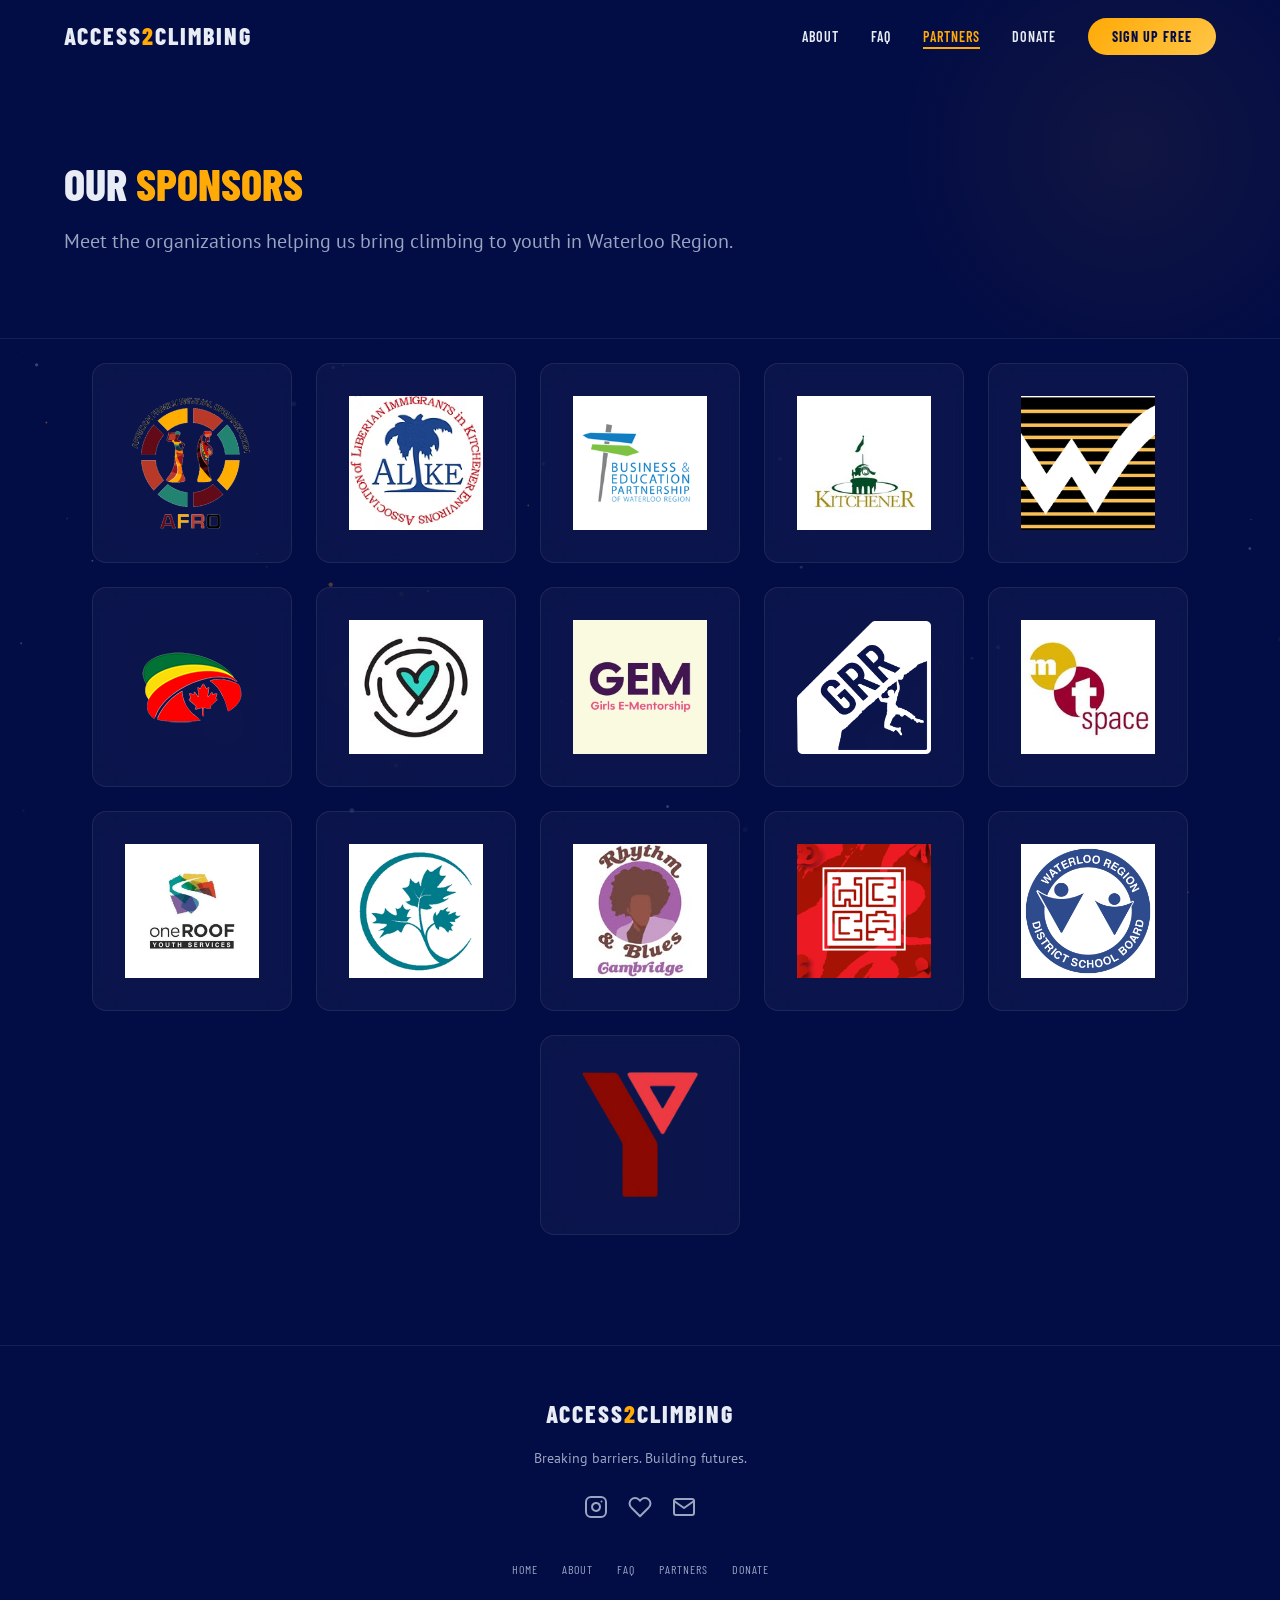
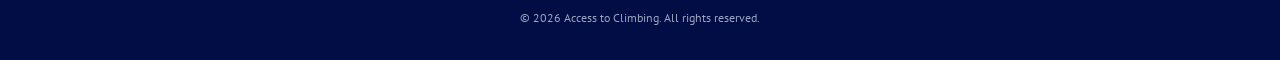
<file: partners.html>
<!DOCTYPE html>
<html lang="en">
<head>
  <meta charset="UTF-8" />
  <meta name="viewport" content="width=device-width, initial-scale=1.0" />
  <title>Partners — Access to Climbing</title>
  <meta name="description" content="Meet the community partners and organizations supporting Access to Climbing in Waterloo Region." />
  <link rel="preconnect" href="https://fonts.googleapis.com" />
  <link rel="preconnect" href="https://fonts.gstatic.com" crossorigin />
  <link href="https://fonts.googleapis.com/css2?family=Barlow+Condensed:wght@400;500;600;700;800;900&family=PT+Sans:ital,wght@0,400;0,700;1,400&display=swap" rel="stylesheet" />
  <link rel="stylesheet" href="css/style.css" />
</head>
<body>

  <div id="scroll-progress" class="scroll-progress"></div>
  <canvas id="particles" class="particles-canvas"></canvas>

  <!-- ===================== NAV ===================== -->
  <nav id="main-nav" class="nav">
    <div class="nav__inner">
      <a href="index.html" class="nav__logo">
        <span class="nav__logo-text">ACCESS<span class="accent">2</span>CLIMBING</span>
      </a>
      <button id="nav-toggle" class="nav__toggle" aria-label="Toggle menu">
        <span></span><span></span><span></span>
      </button>
      <ul id="nav-links" class="nav__links">
        <li><a href="about.html">About</a></li>
        <li><a href="faq.html">FAQ</a></li>
        <li><a href="partners.html" class="nav__active">Partners</a></li>
        <li><a href="donate.html">Donate</a></li>
        <li>
          <a href="index.html#how-it-works" class="nav__cta">Sign Up Free</a>
        </li>
      </ul>
    </div>
  </nav>

  <!-- ===================== PAGE HEADER ===================== -->
  <div class="page-header" style="margin-bottom: 24px">
    <div class="container">
      <h1 class="section__title">Our <span class="accent">Sponsors</span></h1>
      <p class="section__subtitle">
        Meet the organizations helping us bring climbing to youth in Waterloo Region.
      </p>
    </div>
  </div>

  <!-- ===================== PARTNERS GRID ===================== -->
  <section class="section partners" style="padding-top: 0;">
    <div class="container">
      
      <!-- ===================== LOGO GRID SETUP ===================== -->
      <!-- 
        Flexbox setup with fixed item widths (200px) so all cards remain equal size.
      -->
      <div style="display: flex; flex-wrap: wrap; justify-content: center; gap: 24px;">

        <!-- PARTNER 1: AFRICAN FAMILY REVIVAL ORGANIZATION -->
        <a href="#" target="_blank" rel="noopener" class="glass tilt-card reveal" style="display: flex; align-items: center; justify-content: center; padding: 32px; border-radius: var(--radius-md); transition: transform var(--transition), border-color var(--transition); aspect-ratio: 1 / 1; width: 200px; flex: 0 0 200px;">
          <img src="images/partners/african-family-revival-organization.png" alt="African Family Revival Organization Logo" style="max-height: 100%; max-width: 100%; object-fit: contain;" />
        </a>

        <!-- PARTNER 2: ASSOCIATION OF LIBERIAN IMMIGRANTS -->
        <a href="#" target="_blank" rel="noopener" class="glass tilt-card reveal" style="display: flex; align-items: center; justify-content: center; padding: 32px; border-radius: var(--radius-md); transition: transform var(--transition), border-color var(--transition); aspect-ratio: 1 / 1; width: 200px; flex: 0 0 200px;">
          <img src="images/partners/association-of-liberian-immigrants.png" alt="Association of Liberian Immigrants Logo" style="max-height: 100%; max-width: 100%; object-fit: contain;" />
        </a>

        <!-- PARTNER 3: BUSINESS AND EDUCATION PARTNERSHIP OF WATERLOO REGION -->
        <a href="#" target="_blank" rel="noopener" class="glass tilt-card reveal" style="display: flex; align-items: center; justify-content: center; padding: 32px; border-radius: var(--radius-md); transition: transform var(--transition), border-color var(--transition); aspect-ratio: 1 / 1; width: 200px; flex: 0 0 200px;">
          <img src="images/partners/business-and-education-partnership-of-waterloo-region.png" alt="Business and Education Partnership of Waterloo Region Logo" style="max-height: 100%; max-width: 100%; object-fit: contain;" />
        </a>

        <!-- PARTNER 4: CITY OF KITCHENER -->
        <a href="#" target="_blank" rel="noopener" class="glass tilt-card reveal" style="display: flex; align-items: center; justify-content: center; padding: 32px; border-radius: var(--radius-md); transition: transform var(--transition), border-color var(--transition); aspect-ratio: 1 / 1; width: 200px; flex: 0 0 200px;">
          <img src="images/partners/city-of-kitchener.png" alt="City of Kitchener Logo" style="max-height: 100%; max-width: 100%; object-fit: contain;" />
        </a>

        <!-- PARTNER 5: CITY OF WATERLOO -->
        <a href="#" target="_blank" rel="noopener" class="glass tilt-card reveal" style="display: flex; align-items: center; justify-content: center; padding: 32px; border-radius: var(--radius-md); transition: transform var(--transition), border-color var(--transition); aspect-ratio: 1 / 1; width: 200px; flex: 0 0 200px;">
          <img src="images/partners/city-of-waterloo.png" alt="City of Waterloo Logo" style="max-height: 100%; max-width: 100%; object-fit: contain;" />
        </a>

        <!-- PARTNER 6: ETHIOPIAN ASSOCIATION OF KW -->
        <a href="#" target="_blank" rel="noopener" class="glass tilt-card reveal" style="display: flex; align-items: center; justify-content: center; padding: 32px; border-radius: var(--radius-md); transition: transform var(--transition), border-color var(--transition); aspect-ratio: 1 / 1; width: 200px; flex: 0 0 200px;">
          <img src="images/partners/ethiopian-association-of-kw.png" alt="Ethiopian Association of KW Logo" style="max-height: 100%; max-width: 100%; object-fit: contain;" />
        </a>

        <!-- PARTNER 7: FRONT DOOR -->
        <a href="#" target="_blank" rel="noopener" class="glass tilt-card reveal" style="display: flex; align-items: center; justify-content: center; padding: 32px; border-radius: var(--radius-md); transition: transform var(--transition), border-color var(--transition); aspect-ratio: 1 / 1; width: 200px; flex: 0 0 200px;">
          <img src="images/partners/frontdoor.png" alt="Front Door Logo" style="max-height: 100%; max-width: 100%; object-fit: contain;" />
        </a>

        <!-- PARTNER 8: GIRLS E-MENTORSHIP -->
        <a href="#" target="_blank" rel="noopener" class="glass tilt-card reveal" style="display: flex; align-items: center; justify-content: center; padding: 32px; border-radius: var(--radius-md); transition: transform var(--transition), border-color var(--transition); aspect-ratio: 1 / 1; width: 200px; flex: 0 0 200px;">
          <img src="images/partners/girls-e-mentorship.png" alt="Girls E-Mentorship Logo" style="max-height: 100%; max-width: 100%; object-fit: contain;" />
        </a>

        <!-- PARTNER 9: GRAND RIVER ROCKS -->
        <a href="#" target="_blank" rel="noopener" class="glass tilt-card reveal" style="display: flex; align-items: center; justify-content: center; padding: 32px; border-radius: var(--radius-md); transition: transform var(--transition), border-color var(--transition); aspect-ratio: 1 / 1; width: 200px; flex: 0 0 200px;">
          <img src="images/partners/grand-river-rocks.png" alt="Grand River Rocks Logo" style="max-height: 100%; max-width: 100%; object-fit: contain;" />
        </a>

        <!-- PARTNER 10: MT SPACE -->
        <a href="#" target="_blank" rel="noopener" class="glass tilt-card reveal" style="display: flex; align-items: center; justify-content: center; padding: 32px; border-radius: var(--radius-md); transition: transform var(--transition), border-color var(--transition); aspect-ratio: 1 / 1; width: 200px; flex: 0 0 200px;">
          <img src="images/partners/mt-space.png" alt="MT Space Logo" style="max-height: 100%; max-width: 100%; object-fit: contain;" />
        </a>

        <!-- PARTNER 11: ONE ROOF YOUTH -->
        <a href="#" target="_blank" rel="noopener" class="glass tilt-card reveal" style="display: flex; align-items: center; justify-content: center; padding: 32px; border-radius: var(--radius-md); transition: transform var(--transition), border-color var(--transition); aspect-ratio: 1 / 1; width: 200px; flex: 0 0 200px;">
          <img src="images/partners/one-roof-youth.png" alt="One Roof Youth Logo" style="max-height: 100%; max-width: 100%; object-fit: contain;" />
        </a>

        <!-- PARTNER 12: RECEPTION HOUSE -->
        <a href="#" target="_blank" rel="noopener" class="glass tilt-card reveal" style="display: flex; align-items: center; justify-content: center; padding: 32px; border-radius: var(--radius-md); transition: transform var(--transition), border-color var(--transition); aspect-ratio: 1 / 1; width: 200px; flex: 0 0 200px;">
          <img src="images/partners/reception-house.png" alt="Reception House Logo" style="max-height: 100%; max-width: 100%; object-fit: contain;" />
        </a>

        <!-- PARTNER 13: RHYTHMS AND BLUES CAMBRIDGE -->
        <a href="#" target="_blank" rel="noopener" class="glass tilt-card reveal" style="display: flex; align-items: center; justify-content: center; padding: 32px; border-radius: var(--radius-md); transition: transform var(--transition), border-color var(--transition); aspect-ratio: 1 / 1; width: 200px; flex: 0 0 200px;">
          <img src="images/partners/rythms-and-blues-cambridge.png" alt="Rhythms and Blues Cambridge Logo" style="max-height: 100%; max-width: 100%; object-fit: contain;" />
        </a>

        <!-- PARTNER 14: WATERLOO REGION CHINESE CANADIAN ASSOCIATION -->
        <a href="#" target="_blank" rel="noopener" class="glass tilt-card reveal" style="display: flex; align-items: center; justify-content: center; padding: 32px; border-radius: var(--radius-md); transition: transform var(--transition), border-color var(--transition); aspect-ratio: 1 / 1; width: 200px; flex: 0 0 200px;">
          <img src="images/partners/waterloo-region-chinese-canadian-association.png" alt="Waterloo Region Chinese Canadian Association Logo" style="max-height: 100%; max-width: 100%; object-fit: contain;" />
        </a>

        <!-- PARTNER 15: WATERLOO REGION DISTRICT SCHOOL BOARD -->
        <a href="#" target="_blank" rel="noopener" class="glass tilt-card reveal" style="display: flex; align-items: center; justify-content: center; padding: 32px; border-radius: var(--radius-md); transition: transform var(--transition), border-color var(--transition); aspect-ratio: 1 / 1; width: 200px; flex: 0 0 200px;">
          <img src="images/partners/waterloo-region-district-schoolboard.png" alt="Waterloo Region District School Board Logo" style="max-height: 100%; max-width: 100%; object-fit: contain;" />
        </a>

        <!-- PARTNER 16: YMCA CANADA -->
        <a href="https://www.ymca.ca/" target="_blank" rel="noopener" class="glass tilt-card reveal" style="display: flex; align-items: center; justify-content: center; padding: 32px; border-radius: var(--radius-md); transition: transform var(--transition), border-color var(--transition); aspect-ratio: 1 / 1; width: 200px; flex: 0 0 200px;">
          <img src="images/partners/ymca-canada.png" alt="YMCA Canada Logo" style="max-height: 100%; max-width: 100%; object-fit: contain;" />
        </a>

      </div>
    </div>
  </section>

  <!-- ===================== FOOTER ===================== -->
  <footer class="footer">
    <div class="container footer__inner">
      <div class="footer__brand">
        <span class="nav__logo-text">ACCESS<span class="accent">2</span>CLIMBING</span>
      </div>
      <p class="footer__tagline">Breaking barriers. Building futures.</p>
      <div class="footer__links">
        <a href="https://www.instagram.com/access2climbing/" target="_blank" rel="noopener" aria-label="Instagram">
          <svg width="24" height="24" viewBox="0 0 24 24" fill="none" stroke="currentColor" stroke-width="2" stroke-linecap="round" stroke-linejoin="round"><rect x="2" y="2" width="20" height="20" rx="5" ry="5"/><path d="M16 11.37A4 4 0 1112.63 8 4 4 0 0116 11.37z"/><line x1="17.5" y1="6.5" x2="17.51" y2="6.5"/></svg>
        </a>
        <a href="https://gofund.me/8d9cdc7f2" target="_blank" rel="noopener" aria-label="GoFundMe">
          <svg width="24" height="24" viewBox="0 0 24 24" fill="none" stroke="currentColor" stroke-width="2" stroke-linecap="round" stroke-linejoin="round"><path d="M20.84 4.61a5.5 5.5 0 00-7.78 0L12 5.67l-1.06-1.06a5.5 5.5 0 00-7.78 7.78l1.06 1.06L12 21.23l7.78-7.78 1.06-1.06a5.5 5.5 0 000-7.78z"/></svg>
        </a>
        <a href="mailto:access2climbing@gmail.com" aria-label="Email">
          <svg width="24" height="24" viewBox="0 0 24 24" fill="none" stroke="currentColor" stroke-width="2" stroke-linecap="round" stroke-linejoin="round"><path d="M4 4h16c1.1 0 2 .9 2 2v12c0 1.1-.9 2-2 2H4c-1.1 0-2-.9-2-2V6c0-1.1.9-2 2-2z"/><polyline points="22,6 12,13 2,6"/></svg>
        </a>
      </div>
      <nav class="footer__nav" style="display:flex;gap:24px;margin:8px 0;flex-wrap:wrap;justify-content:center;">
        <a href="index.html" style="font-family:var(--ff-heading);font-size:var(--fs-xs);text-transform:uppercase;letter-spacing:1px;color:var(--clr-text-dim);">Home</a>
        <a href="about.html" style="font-family:var(--ff-heading);font-size:var(--fs-xs);text-transform:uppercase;letter-spacing:1px;color:var(--clr-text-dim);">About</a>
        <a href="faq.html" style="font-family:var(--ff-heading);font-size:var(--fs-xs);text-transform:uppercase;letter-spacing:1px;color:var(--clr-text-dim);">FAQ</a>
        <a href="partners.html" style="font-family:var(--ff-heading);font-size:var(--fs-xs);text-transform:uppercase;letter-spacing:1px;color:var(--clr-text-dim);">Partners</a>
        <a href="donate.html" style="font-family:var(--ff-heading);font-size:var(--fs-xs);text-transform:uppercase;letter-spacing:1px;color:var(--clr-text-dim);">Donate</a>
      </nav>
      <p class="footer__copy">&copy; 2026 Access to Climbing. All rights reserved.</p>
    </div>
  </footer>

  <script src="js/script.js"></script>
</body>
</html>
</file>
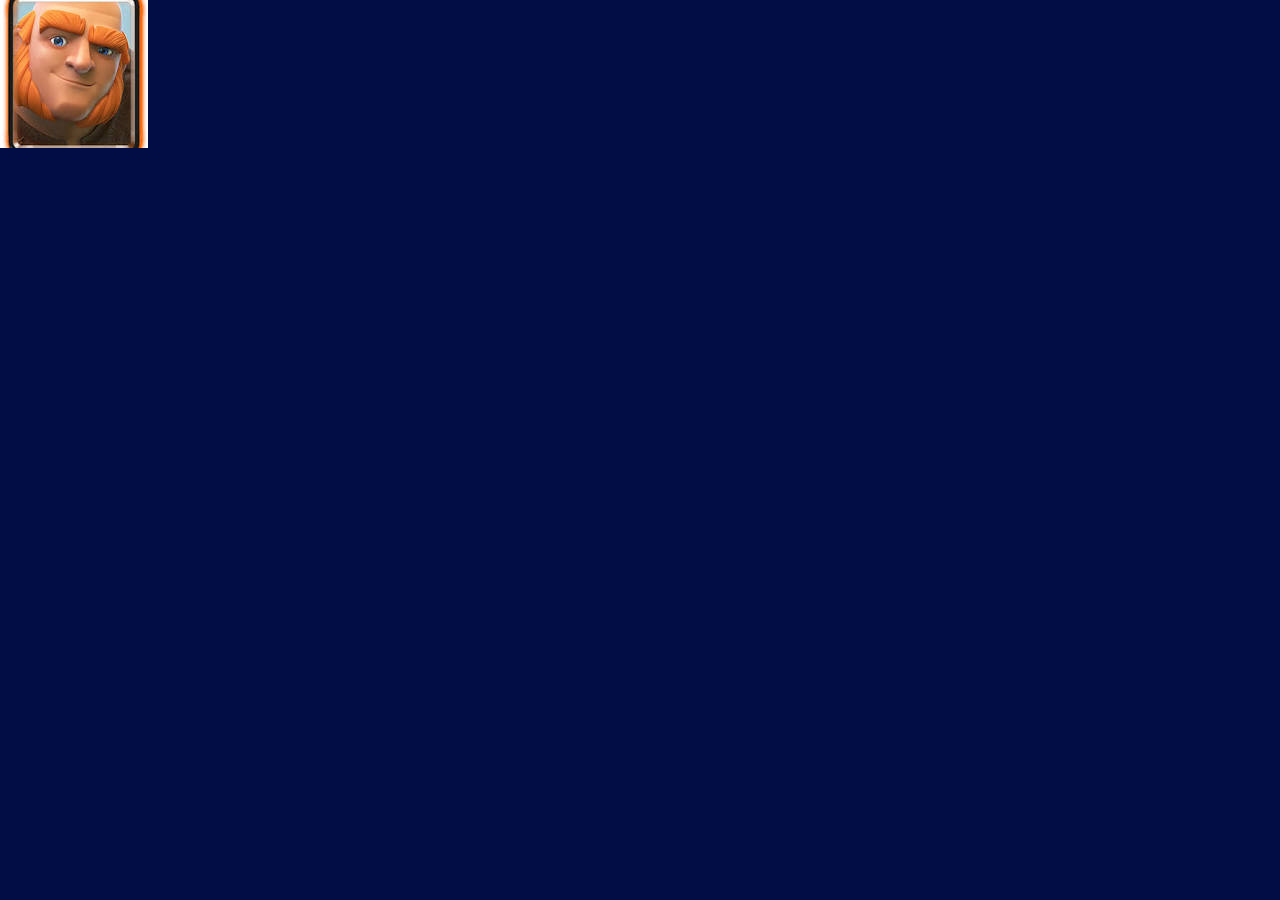
<file: sponsors.html>
<!DOCTYPE html>
<html lang="en">
<head>
  <meta charset="UTF-8">
  <meta name="viewport" content="width=device-width, initial-scale=1.0">
  <title>Sponsors — Access to Climbing</title>
  <link rel="stylesheet" href="css/style.css" />
</head>
<body>
  <img src="images/Untitled.jpg" alt="sponsor 1">
</body>
</html>
</file>
<file: css/style.css>
/* ============================================================
   ACCESS TO CLIMBING — DESIGN SYSTEM
   Brand: Navy Purple #020c45 / Orange #ffaa06 / White / Black
   Fonts: Barlow Condensed (headings) + PT Sans (body)
   ============================================================ */

/* ---------- TOKENS ---------- */
:root {
  --clr-navy:      #020c45;
  --clr-navy-light:#0a1a5c;
  --clr-navy-mid:  #0e1f6e;
  --clr-orange:    #ffaa06;
  --clr-orange-light: #ffc547;
  --clr-white:     #ffffff;
  --clr-black:     #000000;

  --clr-bg:        #020c45;
  --clr-bg-alt:    #010a38;
  --clr-surface:   #0a1a5c;
  --clr-surface2:  #0e1f6e;
  --clr-border:    rgba(255, 255, 255, 0.08);
  --clr-text:      #e8ecf4;
  --clr-text-dim:  #9ba4c0;
  --clr-accent:    #ffaa06;
  --clr-accent2:   #ffc547;
  --clr-glow:      rgba(255, 170, 6, 0.25);

  --ff-heading: 'Barlow Condensed', sans-serif;
  --ff-body:    'PT Sans', sans-serif;

  --fs-xs:  0.75rem;
  --fs-sm:  0.875rem;
  --fs-md:  1rem;
  --fs-lg:  1.25rem;
  --fs-xl:  1.5rem;
  --fs-2xl: 2rem;
  --fs-3xl: 2.75rem;
  --fs-4xl: 3.5rem;
  --fs-5xl: 5rem;

  --radius-sm: 8px;
  --radius-md: 14px;
  --radius-lg: 22px;
  --radius-xl: 32px;

  --shadow: 0 4px 30px rgba(0, 0, 0, 0.4);
  --transition: 0.35s cubic-bezier(0.4, 0, 0.2, 1);
}

/* ---------- RESET ---------- */
*, *::before, *::after {
  margin: 0;
  padding: 0;
  box-sizing: border-box;
}
html {
  scroll-behavior: smooth;
  font-size: 16px;
  -webkit-font-smoothing: antialiased;
}
body {
  font-family: var(--ff-body);
  background: var(--clr-bg);
  color: var(--clr-text);
  line-height: 1.7;
  overflow-x: hidden;
}
a {
  color: inherit;
  text-decoration: none;
}
img {
  display: block;
  max-width: 100%;
  height: auto;
}
ul { list-style: none; }
button {
  background: none;
  border: none;
  cursor: pointer;
  font: inherit;
  color: inherit;
}

/* ---------- SCROLL PROGRESS ---------- */
.scroll-progress {
  position: fixed;
  top: 0;
  left: 0;
  height: 3px;
  width: 0%;
  background: linear-gradient(90deg, var(--clr-accent), var(--clr-accent2));
  z-index: 10000;
  transition: width 0.1s linear;
  box-shadow: 0 0 10px var(--clr-glow);
}

/* ---------- PARTICLES ---------- */
.particles-canvas {
  position: fixed;
  top: 0;
  left: 0;
  width: 100%;
  height: 100%;
  z-index: 0;
  pointer-events: none;
}

/* ---------- UTILITIES ---------- */
.container {
  max-width: 1200px;
  margin: 0 auto;
  padding: 0 24px;
  position: relative;
  z-index: 1;
}
.accent { color: var(--clr-accent); }
.link {
  color: var(--clr-accent);
  text-decoration: underline;
  text-underline-offset: 3px;
  transition: color var(--transition);
}
.link:hover { color: var(--clr-accent2); }

.glass {
  background: rgba(255, 255, 255, 0.04);
  border: 1px solid var(--clr-border);
  backdrop-filter: blur(16px);
  -webkit-backdrop-filter: blur(16px);
}

/* ---------- BUTTONS ---------- */
.btn {
  display: inline-flex;
  align-items: center;
  gap: 8px;
  padding: 14px 32px;
  border-radius: var(--radius-xl);
  font-family: var(--ff-heading);
  font-weight: 700;
  font-size: var(--fs-md);
  text-transform: uppercase;
  letter-spacing: 1px;
  transition: all var(--transition);
  cursor: pointer;
  border: 2px solid transparent;
  position: relative;
  overflow: hidden;
}
.btn::before {
  content: '';
  position: absolute;
  top: 50%;
  left: 50%;
  width: 0;
  height: 0;
  border-radius: 50%;
  background: rgba(255, 255, 255, 0.15);
  transition: width 0.6s ease, height 0.6s ease;
  transform: translate(-50%, -50%);
}
.btn:hover::before {
  width: 300px;
  height: 300px;
}
.btn--primary {
  background: linear-gradient(135deg, var(--clr-accent), var(--clr-accent2));
  color: var(--clr-navy);
  box-shadow: 0 4px 20px var(--clr-glow);
}
.btn--primary:hover {
  transform: translateY(-3px);
  box-shadow: 0 8px 40px var(--clr-glow);
}
.btn--outline {
  border-color: var(--clr-accent);
  color: var(--clr-accent);
}
.btn--outline:hover {
  background: var(--clr-accent);
  color: var(--clr-navy);
  transform: translateY(-3px);
  box-shadow: 0 8px 30px var(--clr-glow);
}
.btn--lg {
  padding: 18px 40px;
  font-size: var(--fs-lg);
}

/* ---------- SECTION SHARED ---------- */
.section {
  padding: 110px 0;
  position: relative;
}
.section__label {
  font-family: var(--ff-heading);
  font-size: var(--fs-sm);
  font-weight: 700;
  text-transform: uppercase;
  letter-spacing: 4px;
  color: var(--clr-accent);
  margin-bottom: 16px;
}
.section__title {
  font-family: var(--ff-heading);
  font-size: var(--fs-3xl);
  font-weight: 800;
  text-transform: uppercase;
  line-height: 1.1;
  margin-bottom: 20px;
}
.section__subtitle {
  font-size: var(--fs-lg);
  color: var(--clr-text-dim);
  max-width: 100%;
  margin-bottom: 48px;
}

/* ============================================================
   NAV
   ============================================================ */
.nav {
  position: fixed;
  top: 0;
  left: 0;
  width: 100%;
  z-index: 1000;
  padding: 16px 0;
  transition: all var(--transition);
}
.nav.scrolled {
  background: rgba(2, 12, 69, 0.92);
  backdrop-filter: blur(24px);
  -webkit-backdrop-filter: blur(24px);
  border-bottom: 1px solid var(--clr-border);
  padding: 8px 0;
}
.nav__inner {
  display: flex;
  align-items: center;
  justify-content: space-between;
  max-width: 1200px;
  margin: 0 auto;
  padding: 0 24px;
}
.nav__logo {
  display: flex;
  align-items: center;
  gap: 10px;
  font-family: var(--ff-heading);
  font-weight: 800;
  font-size: var(--fs-xl);
  letter-spacing: 2px;
  text-transform: uppercase;
}
.nav__links {
  display: flex;
  align-items: center;
  gap: 32px;
}
.nav__links a {
  font-family: var(--ff-heading);
  font-size: var(--fs-sm);
  font-weight: 600;
  text-transform: uppercase;
  letter-spacing: 1px;
  transition: color var(--transition);
  position: relative;
}
.nav__links a::after {
  content: '';
  position: absolute;
  bottom: -4px;
  left: 0;
  width: 0;
  height: 2px;
  background: var(--clr-accent);
  transition: width var(--transition);
}
.nav__links a:hover::after { width: 100%; }
.nav__links a:hover { color: var(--clr-accent); }
.nav__cta {
  background: linear-gradient(135deg, var(--clr-accent), var(--clr-accent2));
  padding: 10px 24px !important;
  border-radius: var(--radius-xl);
  color: var(--clr-navy) !important;
  font-weight: 700 !important;
}
.nav__cta::after { display: none !important; }
.nav__cta:hover {
  transform: translateY(-1px);
  box-shadow: 0 4px 16px var(--clr-glow);
}
.nav__toggle {
  display: none;
  flex-direction: column;
  gap: 5px;
  width: 28px;
  z-index: 1001;
}
.nav__toggle span {
  display: block;
  width: 100%;
  height: 2px;
  background: var(--clr-text);
  border-radius: 2px;
  transition: all var(--transition);
}
.nav__toggle.active span:nth-child(1) {
  transform: rotate(45deg) translate(5px, 5px);
}
.nav__toggle.active span:nth-child(2) { opacity: 0; }
.nav__toggle.active span:nth-child(3) {
  transform: rotate(-45deg) translate(5px, -5px);
}

/* ============================================================
   HERO
   ============================================================ */
.hero {
  position: relative;
  min-height: 100vh;
  display: flex;
  align-items: center;
  justify-content: center;
  overflow: hidden;
}
.hero__bg {
  position: absolute;
  inset: 0;
  z-index: 0;
}
.hero__bg img {
  width: 100%;
  height: 100%;
  object-fit: cover;
  transform: scale(1.08);
  transition: transform 15s ease-out;
  will-change: transform;
}
.hero__bg img.loaded {
  transform: scale(1);
}
.hero__overlay {
  position: absolute;
  inset: 0;
  background: linear-gradient(
    180deg,
    rgba(2, 12, 69, 0.45) 0%,
    rgba(2, 12, 69, 0.7) 50%,
    var(--clr-bg) 100%
  );
}
.hero__content {
  position: relative;
  z-index: 1;
  text-align: center;
  padding: 120px 24px 60px;
}
.hero__badge {
  display: inline-block;
  padding: 8px 24px;
  border: 1px solid rgba(255, 170, 6, 0.25);
  border-radius: var(--radius-xl);
  font-family: var(--ff-heading);
  font-size: var(--fs-sm);
  font-weight: 600;
  letter-spacing: 2px;
  text-transform: uppercase;
  color: var(--clr-text-dim);
  background: rgba(255, 170, 6, 0.06);
  backdrop-filter: blur(10px);
  margin-bottom: 32px;
}
.hero__title {
  font-family: var(--ff-heading);
  font-size: var(--fs-5xl);
  font-weight: 900;
  line-height: 1.0;
  letter-spacing: 2px;
  text-transform: uppercase;
  margin-bottom: 24px;
  color: var(--clr-white);
}
.hero__title-line {
  display: block;
}
.hero__sub {
  font-size: var(--fs-xl);
  color: var(--clr-text-dim);
  margin-bottom: 8px;
}
.hero__desc {
  font-family: var(--ff-heading);
  font-size: var(--fs-md);
  font-weight: 500;
  color: var(--clr-text-dim);
  margin-bottom: 44px;
  letter-spacing: 2px;
  text-transform: uppercase;
}
.hero__actions {
  display: flex;
  gap: 16px;
  justify-content: center;
  flex-wrap: wrap;
}
.hero__scroll-hint {
  position: absolute;
  bottom: 32px;
  left: 50%;
  transform: translateX(-50%);
  z-index: 1;
  display: flex;
  flex-direction: column;
  align-items: center;
  gap: 8px;
  font-family: var(--ff-heading);
  font-size: var(--fs-xs);
  font-weight: 600;
  color: var(--clr-text-dim);
  letter-spacing: 3px;
  text-transform: uppercase;
}
.hero__scroll-line {
  width: 1px;
  height: 44px;
  background: linear-gradient(to bottom, var(--clr-accent), transparent);
  animation: scrollPulse 2s infinite;
}
@keyframes scrollPulse {
  0%, 100% { opacity: 0.2; transform: scaleY(0.6); }
  50% { opacity: 1; transform: scaleY(1); }
}

/* ---------- ANIMATE IN ---------- */
.animate-in {
  opacity: 0;
  transform: translateY(40px);
  animation: fadeUp 1s ease forwards;
}
.animate-in:nth-child(1) { animation-delay: 0.15s; }
.animate-in:nth-child(2) { animation-delay: 0.35s; }
.animate-in:nth-child(3) { animation-delay: 0.55s; }
.animate-in:nth-child(4) { animation-delay: 0.7s; }
.animate-in:nth-child(5) { animation-delay: 0.85s; }
.animate-in:nth-child(6) { animation-delay: 1.0s; }
@keyframes fadeUp {
  to {
    opacity: 1;
    transform: translateY(0);
  }
}

/* ============================================================
   MISSION
   ============================================================ */
.mission {
  background: var(--clr-white);
  text-align: center;
  color: var(--clr-navy);
}
.mission .section__title { color: var(--clr-navy); }
.mission .section__subtitle { color: #4a5068; }
.mission__stats {
  display: grid;
  grid-template-columns: repeat(4, 1fr);
  gap: 24px;
  margin-top: 56px;
}
.stat {
  padding: 40px 20px;
  border-radius: var(--radius-md);
  background: var(--clr-surface);
  border: 1px solid var(--clr-border);
  transition: transform var(--transition), box-shadow var(--transition), border-color var(--transition);
  position: relative;
  overflow: hidden;
}
.mission .stat {
  background: #f5f6fa;
  border-color: #e2e5ee;
}
.mission .stat:hover {
  box-shadow: 0 12px 40px rgba(2, 12, 69, 0.08);
  border-color: var(--clr-accent);
}
.mission .stat__label {
  color: #4a5068;
}
.stat::after {
  content: '';
  position: absolute;
  bottom: 0;
  left: 0;
  width: 100%;
  height: 3px;
  background: linear-gradient(90deg, var(--clr-accent), var(--clr-accent2));
  transform: scaleX(0);
  transform-origin: left;
  transition: transform 0.5s ease;
}
.stat:hover::after { transform: scaleX(1); }
.stat:hover {
  transform: translateY(-6px);
  box-shadow: 0 12px 40px rgba(255, 170, 6, 0.12);
  border-color: rgba(255, 170, 6, 0.2);
}
.stat__number {
  display: block;
  font-family: var(--ff-heading);
  font-size: var(--fs-3xl);
  font-weight: 900;
  color: var(--clr-accent);
  text-transform: uppercase;
}
.stat__symbol {
  font-family: var(--ff-heading);
  font-size: var(--fs-2xl);
  font-weight: 800;
  color: var(--clr-accent);
}
.stat__label {
  display: block;
  margin-top: 8px;
  font-family: var(--ff-heading);
  font-size: var(--fs-sm);
  font-weight: 600;
  letter-spacing: 1px;
  text-transform: uppercase;
  color: var(--clr-text-dim);
}

/* ============================================================
   ABOUT
   ============================================================ */
.about__grid {
  display: grid;
  grid-template-columns: 1fr 1fr;
  gap: 60px;
  align-items: start;
}
.about__text p {
  color: var(--clr-text-dim);
  margin-bottom: 16px;
  font-size: var(--fs-md);
}
.about__text p strong {
  color: var(--clr-white);
}
.about__visual {
  display: grid;
  grid-template-columns: 1fr 1fr;
  gap: 16px;
}
.about__card {
  padding: 28px;
  border-radius: var(--radius-md);
  transition: transform var(--transition), border-color var(--transition), box-shadow var(--transition);
  will-change: transform;
}
.about__card:hover {
  border-color: rgba(255, 170, 6, 0.25);
  box-shadow: 0 8px 30px rgba(255, 170, 6, 0.08);
}
.about__card-icon {
  margin-bottom: 14px;
  color: var(--clr-accent);
  transition: transform var(--transition);
}
.about__card:hover .about__card-icon {
  transform: scale(1.15);
}
.about__card h3 {
  font-family: var(--ff-heading);
  font-size: var(--fs-lg);
  font-weight: 700;
  text-transform: uppercase;
  letter-spacing: 0.5px;
  margin-bottom: 8px;
  color: var(--clr-white);
}
.about__card p {
  font-size: var(--fs-sm);
  color: var(--clr-text-dim);
  line-height: 1.5;
}

/* ============================================================
   WHO WE SERVE
   ============================================================ */
.serve {
  background: var(--clr-white);
  text-align: center;
  color: var(--clr-navy);
}
.serve .section__title { color: var(--clr-navy); }
.serve .section__subtitle { color: #4a5068; }
.serve__grid {
  display: grid;
  grid-template-columns: repeat(4, 1fr);
  gap: 24px;
}
.serve__card {
  padding: 40px 28px;
  border-radius: var(--radius-lg);
  background: #f5f6fa;
  border: 1px solid #e2e5ee;
  transition: all var(--transition);
  text-align: center;
  will-change: transform;
  position: relative;
  overflow: hidden;
}
.serve__card::before {
  content: '';
  position: absolute;
  top: -50%;
  left: -50%;
  width: 200%;
  height: 200%;
  background: radial-gradient(circle, rgba(255, 170, 6, 0.04) 0%, transparent 70%);
  opacity: 0;
  transition: opacity 0.5s ease;
}
.serve__card:hover::before { opacity: 1; }
.serve__card:hover {
  border-color: var(--clr-accent);
  box-shadow: 0 16px 50px rgba(2, 12, 69, 0.08);
}
.serve__icon {
  margin-bottom: 20px;
  color: var(--clr-accent);
  transition: transform 0.4s ease;
}
.serve__card:hover .serve__icon {
  transform: scale(1.2) rotate(5deg);
}
.serve__card h3 {
  font-family: var(--ff-heading);
  font-size: var(--fs-lg);
  font-weight: 700;
  text-transform: uppercase;
  margin-bottom: 12px;
  color: var(--clr-navy);
}
.serve__card p {
  font-size: var(--fs-sm);
  color: #4a5068;
  line-height: 1.6;
}

/* ============================================================
   PARTICIPANTS SECTION
   ============================================================ */
.participants {
  background: var(--clr-bg);
}
.participants__block {
  margin-bottom: 56px;
  padding: 44px;
  border-radius: var(--radius-lg);
  background: var(--clr-surface);
  border: 1px solid var(--clr-border);
  transition: border-color var(--transition);
}
.participants__block:hover {
  border-color: rgba(255, 170, 6, 0.15);
}
.participants__block:last-child {
  margin-bottom: 0;
}
.participants__block-header {
  display: flex;
  align-items: center;
  gap: 20px;
  margin-bottom: 20px;
}
.participants__block-number {
  font-family: var(--ff-heading);
  font-size: var(--fs-4xl);
  font-weight: 900;
  color: var(--clr-accent);
  opacity: 0.35;
  line-height: 1;
}
.participants__block-header h3 {
  font-family: var(--ff-heading);
  font-size: var(--fs-2xl);
  font-weight: 800;
  text-transform: uppercase;
  letter-spacing: 1px;
  color: var(--clr-white);
}
.participants__block > p {
  color: var(--clr-text-dim);
  font-size: var(--fs-md);
  margin-bottom: 24px;
  max-width: 640px;
}

/* Sign-up notice */
.signup__notice {
  display: flex;
  align-items: flex-start;
  gap: 16px;
  padding: 24px 32px;
  border-radius: var(--radius-md);
  text-align: left;
  margin-bottom: 28px;
  border-color: rgba(255, 170, 6, 0.2) !important;
  background: rgba(255, 170, 6, 0.06) !important;
}
.signup__notice-icon {
  flex-shrink: 0;
  margin-top: 2px;
  color: var(--clr-accent);
}
.signup__notice p {
  font-size: var(--fs-md);
  color: var(--clr-text-dim);
}
.signup__notice strong {
  color: var(--clr-accent);
}

/* Waiver list */
.waiver__list {
  margin-bottom: 28px;
}
.waiver__list li {
  display: flex;
  align-items: center;
  gap: 12px;
  padding: 12px 0;
  font-size: var(--fs-md);
  color: var(--clr-text-dim);
  border-bottom: 1px solid var(--clr-border);
}
.waiver__list li:last-child {
  border-bottom: none;
}
.check-icon {
  flex-shrink: 0;
  display: flex;
  align-items: center;
}

/* What to expect grid */
.expect__grid {
  display: grid;
  grid-template-columns: 1fr 1fr;
  gap: 16px;
}
.expect__item {
  display: flex;
  align-items: flex-start;
  gap: 16px;
  padding: 24px;
  border-radius: var(--radius-md);
  transition: border-color var(--transition), box-shadow var(--transition);
  will-change: transform;
}
.expect__item:hover {
  border-color: rgba(255, 170, 6, 0.2);
  box-shadow: 0 8px 24px rgba(255, 170, 6, 0.06);
}
.expect__icon {
  flex-shrink: 0;
  color: var(--clr-accent);
  transition: transform var(--transition);
}
.expect__item:hover .expect__icon {
  transform: scale(1.15);
}
.expect__item strong {
  display: block;
  font-family: var(--ff-heading);
  font-weight: 700;
  font-size: var(--fs-md);
  text-transform: uppercase;
  letter-spacing: 0.5px;
  color: var(--clr-white);
  margin-bottom: 4px;
}
.expect__item p {
  font-size: var(--fs-sm);
  color: var(--clr-text-dim);
  line-height: 1.5;
}

/* ============================================================
   DONORS / PARTNERS SECTION
   ============================================================ */
.donors {
  background: var(--clr-white);
  color: var(--clr-navy);
}
.donors .section__title { color: var(--clr-navy); }
.donors .section__subtitle { color: #4a5068; }
.donors__grid {
  display: grid;
  grid-template-columns: repeat(3, 1fr);
  gap: 24px;
  margin-bottom: 40px;
}
.donors__card {
  padding: 44px 32px;
  border-radius: var(--radius-lg);
  text-align: center;
  transition: transform var(--transition), border-color var(--transition), box-shadow var(--transition);
  display: flex;
  flex-direction: column;
  align-items: center;
  will-change: transform;
  position: relative;
  overflow: hidden;
  background: #f5f6fa;
  border: 1px solid #e2e5ee;
}
.donors__card::before {
  content: '';
  position: absolute;
  top: 0;
  left: 0;
  width: 100%;
  height: 3px;
  background: linear-gradient(90deg, var(--clr-accent), var(--clr-accent2));
  opacity: 0;
  transition: opacity var(--transition);
}
.donors__card:hover::before { opacity: 1; }
.donors__card:hover {
  border-color: var(--clr-accent);
  box-shadow: 0 16px 50px rgba(2, 12, 69, 0.08);
}
.donors__card-icon {
  margin-bottom: 24px;
  color: var(--clr-accent);
  transition: transform 0.4s ease;
}
.donors__card:hover .donors__card-icon {
  transform: scale(1.2);
}
.donors__card h3 {
  font-family: var(--ff-heading);
  font-size: var(--fs-xl);
  font-weight: 800;
  text-transform: uppercase;
  letter-spacing: 1px;
  margin-bottom: 12px;
  color: var(--clr-navy);
}
.donors__card p {
  font-size: var(--fs-sm);
  color: #4a5068;
  line-height: 1.6;
  margin-bottom: 24px;
  flex-grow: 1;
}
.donors__card .btn {
  margin-top: auto;
}

/* Partner Highlight */
.donors__partner-highlight {
  display: flex;
  align-items: center;
  gap: 24px;
  padding: 32px 40px;
  border-radius: var(--radius-lg);
  background: var(--clr-navy);
  border: 1px solid rgba(255, 255, 255, 0.1);
  transition: border-color var(--transition);
}
.donors__partner-highlight:hover {
  border-color: var(--clr-accent);
}
.donors__partner-highlight .donors__partner-text p {
  color: var(--clr-text-dim);
}
.donors__partner-logo {
  flex-shrink: 0;
}
.donors__partner-text h3 {
  font-family: var(--ff-heading);
  font-size: var(--fs-lg);
  font-weight: 800;
  text-transform: uppercase;
  letter-spacing: 1px;
  color: var(--clr-accent);
  margin-bottom: 6px;
}
.donors__partner-text p {
  font-size: var(--fs-md);
  color: #4a5068;
}

/* ============================================================
   FAQ
   ============================================================ */
.faq {
  background: var(--clr-bg);
}
.faq .faq__item {
  border-bottom-color: rgba(255, 255, 255, 0.08);
}
.faq .section__title {
  text-align: center;
}
.faq .section__label {
  text-align: center;
}
.faq__list {
  max-width: 760px;
  margin: 0 auto;
}
.faq__item {
  border-bottom: 1px solid var(--clr-border);
}
.faq__question {
  width: 100%;
  display: flex;
  align-items: center;
  justify-content: space-between;
  padding: 24px 0;
  font-family: var(--ff-heading);
  font-size: var(--fs-xl);
  font-weight: 700;
  text-transform: uppercase;
  letter-spacing: 0.5px;
  text-align: left;
  transition: color var(--transition);
}
.faq__question:hover { color: var(--clr-accent); }
.faq__chevron {
  color: var(--clr-accent);
  transition: transform var(--transition);
  flex-shrink: 0;
}
.faq__item.active .faq__chevron {
  transform: rotate(180deg);
}
.faq__answer {
  max-height: 0;
  overflow: hidden;
  transition: max-height 0.5s cubic-bezier(0.4, 0, 0.2, 1), padding 0.5s cubic-bezier(0.4, 0, 0.2, 1);
}
.faq__item.active .faq__answer {
  max-height: 300px;
  padding-bottom: 24px;
}
.faq__answer p {
  color: var(--clr-text-dim);
  font-size: var(--fs-md);
  line-height: 1.8;
}

/* ============================================================
   TEAM
   ============================================================ */
.team {
  background: var(--clr-white);
  text-align: center;
  color: var(--clr-navy);
}
.team .section__title { color: var(--clr-navy); }
.team .section__subtitle { color: #4a5068; }
.team__grid {
  display: grid;
  grid-template-columns: repeat(6, 1fr);
  gap: 24px;
  margin-bottom: 40px;
}
.team__card {
  grid-column: span 2;
  padding: 44px 24px;
  border-radius: var(--radius-lg);
  transition: transform var(--transition), border-color var(--transition), box-shadow var(--transition);
  will-change: transform;
  background: #f5f6fa;
  border: 1px solid #e2e5ee;
}
.team__card:nth-child(4) {
  grid-column: 2 / span 2;
}
.team__card:nth-child(5) {
  grid-column: 4 / span 2;
}
.team__card:hover {
  border-color: var(--clr-accent);
  box-shadow: 0 12px 40px rgba(2, 12, 69, 0.08);
}
.team__avatar {
  margin-bottom: 20px;
  color: var(--clr-accent);
  transition: transform 0.4s ease;
}
.team__card:hover .team__avatar {
  transform: scale(1.15);
}
.team__card h3 {
  font-family: var(--ff-heading);
  font-size: var(--fs-lg);
  font-weight: 700;
  text-transform: uppercase;
  margin-bottom: 6px;
  color: var(--clr-navy);
}
.team__role {
  font-size: var(--fs-sm);
  color: #4a5068;
}
.team__contact {
  font-size: var(--fs-md);
  color: #4a5068;
}

/* ============================================================
   CONTACT STRIP
   ============================================================ */
.contact-strip {
  background: var(--clr-navy);
  padding: 48px 0;
}
.contact-strip__inner {
  display: flex;
  justify-content: center;
  gap: 60px;
  flex-wrap: wrap;
}
.contact-strip__item {
  display: flex;
  align-items: center;
  gap: 14px;
  transition: transform var(--transition);
}
.contact-strip__item:hover {
  transform: translateY(-3px);
}
.contact-strip__icon {
  color: var(--clr-accent);
  flex-shrink: 0;
}
.contact-strip__item div strong {
  display: block;
  font-family: var(--ff-heading);
  font-size: var(--fs-xs);
  font-weight: 700;
  text-transform: uppercase;
  letter-spacing: 1px;
  color: var(--clr-text-dim);
  margin-bottom: 4px;
}
.contact-strip__item div a {
  font-size: var(--fs-md);
  color: var(--clr-accent);
  transition: color var(--transition);
}
.contact-strip__item div a:hover {
  color: var(--clr-accent2);
}

/* ============================================================
   FOOTER
   ============================================================ */
.footer {
  background: var(--clr-bg);
  padding: 48px 0 32px;
  text-align: center;
  border-top: 1px solid var(--clr-border);
}
.footer__inner {
  display: flex;
  flex-direction: column;
  align-items: center;
  gap: 12px;
}
.footer__brand {
  display: flex;
  align-items: center;
  gap: 10px;
  font-family: var(--ff-heading);
  font-weight: 800;
  font-size: var(--fs-xl);
  letter-spacing: 2px;
  text-transform: uppercase;
}
.footer__tagline {
  color: var(--clr-text-dim);
  font-size: var(--fs-sm);
}
.footer__links {
  display: flex;
  gap: 20px;
  margin: 12px 0;
}
.footer__links a {
  color: var(--clr-text-dim);
  transition: color var(--transition), transform var(--transition);
}
.footer__links a:hover {
  color: var(--clr-accent);
  transform: translateY(-3px);
}
.footer__copy {
  font-size: var(--fs-xs);
  color: var(--clr-text-dim);
  margin-top: 8px;
}

/* ============================================================
   LIGHT SECTION OVERRIDES
   Buttons, links, and glass cards in white-bg sections
   ============================================================ */
.donors .btn--outline,
.serve .btn--outline,
.team .btn--outline,
.mission .btn--outline {
  border-color: var(--clr-navy);
  color: var(--clr-navy);
}
.donors .btn--outline:hover,
.serve .btn--outline:hover,
.team .btn--outline:hover,
.mission .btn--outline:hover {
  background: var(--clr-navy);
  color: var(--clr-white);
  box-shadow: 0 8px 30px rgba(2, 12, 69, 0.15);
}

.donors .glass,
.serve .glass,
.team .glass,
.mission .glass {
  background: #f5f6fa;
  border-color: #e2e5ee;
  backdrop-filter: none;
}

.donors .link,
.serve .link,
.team .link,
.mission .link {
  color: var(--clr-navy);
  text-decoration-color: var(--clr-accent);
}
.donors .link:hover,
.serve .link:hover,
.team .link:hover,
.mission .link:hover {
  color: var(--clr-accent);
}

/* ============================================================
   SCROLL REVEAL
   ============================================================ */
.reveal {
  opacity: 0;
  transform: translateY(50px);
  transition: opacity 0.8s cubic-bezier(0.4, 0, 0.2, 1), transform 0.8s cubic-bezier(0.4, 0, 0.2, 1);
}
.reveal.visible {
  opacity: 1;
  transform: translateY(0);
}

/* Stagger children */
.reveal:nth-child(2) { transition-delay: 0.08s; }
.reveal:nth-child(3) { transition-delay: 0.16s; }
.reveal:nth-child(4) { transition-delay: 0.24s; }
.reveal:nth-child(5) { transition-delay: 0.32s; }

/* ============================================================
   TILT CARD (3D hover perspective)
   ============================================================ */
.tilt-card {
  transform-style: preserve-3d;
  perspective: 800px;
}

/* ============================================================
   RESPONSIVE
   ============================================================ */
@media (max-width: 1024px) {
  .hero__title { font-size: var(--fs-4xl); }
  .mission__stats { grid-template-columns: repeat(2, 1fr); }
  .about__grid { grid-template-columns: 1fr; gap: 40px; }
  .serve__grid { grid-template-columns: repeat(2, 1fr); }
  .donors__grid { grid-template-columns: 1fr; }
  .team__grid { grid-template-columns: repeat(2, 1fr); }
  .team__card, .team__card:nth-child(4), .team__card:nth-child(5) { grid-column: span 1; }
  .expect__grid { grid-template-columns: 1fr; }
}

@media (max-width: 768px) {
  .nav__toggle { display: flex; }
  .nav__links {
    position: fixed;
    top: 0;
    right: -100%;
    width: 280px;
    height: 100vh;
    flex-direction: column;
    background: var(--clr-surface);
    padding: 100px 32px 40px;
    gap: 24px;
    transition: right var(--transition);
    border-left: 1px solid var(--clr-border);
  }
  .nav__links.open { right: 0; }

  .hero__title { font-size: var(--fs-3xl); }
  .section__title { font-size: var(--fs-2xl); }
  .section { padding: 72px 0; }

  .mission__stats { grid-template-columns: 1fr 1fr; }
  .about__visual { grid-template-columns: 1fr; }
  .serve__grid { grid-template-columns: 1fr; }
  .team__grid { grid-template-columns: 1fr 1fr; }
  .participants__block { padding: 28px; }

  .contact-strip__inner { flex-direction: column; gap: 24px; align-items: flex-start; }

  .donors__partner-highlight { flex-direction: column; text-align: center; }

  /* disable tilt on touch */
  .tilt-card { transform: none !important; }
}

@media (max-width: 480px) {
  .hero__title { font-size: var(--fs-2xl); }
  .hero__actions { flex-direction: column; }
  .mission__stats { grid-template-columns: 1fr; }
  .team__grid { grid-template-columns: 1fr; }
  .btn--lg { padding: 16px 32px; font-size: var(--fs-md); }
}

/* ============================================================
   SESSION RECAPS
   ============================================================ */
.recaps {
  background: var(--clr-bg-alt);
}
.recaps__grid {
  display: grid;
  grid-template-columns: 1fr 1fr;
  gap: 40px;
  margin-top: 40px;
}
.recaps__card {
  display: flex;
  flex-direction: column;
  gap: 20px;
}
.recaps__card-label {
  display: inline-flex;
  align-items: center;
  gap: 10px;
  font-family: var(--ff-heading);
  font-size: var(--fs-sm);
  font-weight: 700;
  text-transform: uppercase;
  letter-spacing: 3px;
  color: var(--clr-accent);
  margin-bottom: 4px;
}
.recaps__card-label .badge {
  background: var(--clr-accent);
  color: var(--clr-navy);
  font-size: 10px;
  padding: 3px 8px;
  border-radius: 20px;
  font-weight: 800;
  letter-spacing: 1px;
}
.recaps__card h3 {
  font-family: var(--ff-heading);
  font-size: var(--fs-xl);
  font-weight: 800;
  text-transform: uppercase;
  margin-bottom: 12px;
}
.recaps__card p {
  color: var(--clr-text-dim);
  font-size: var(--fs-md);
  line-height: 1.8;
  margin-bottom: 16px;
}
.recaps__embed-wrapper {
  border-radius: var(--radius-md);
  overflow: hidden;
  border: 1px solid var(--clr-border);
}
.recaps__embed-wrapper .instagram-media {
  border-radius: var(--radius-md) !important;
  min-width: unset !important;
  width: 100% !important;
  max-width: 100% !important;
}

@media (max-width: 900px) {
  .recaps__grid {
    grid-template-columns: 1fr;
  }
}

/* ============================================================
   MULTI-PAGE ADDITIONS
   ============================================================ */

/* ---------- NAV ACTIVE LINK ---------- */
.nav__links a.nav__active {
  color: var(--clr-accent);
}
.nav__links a.nav__active::after {
  width: 100%;
}

/* ---------- HERO SESSION TAGS ---------- */
.hero__sessions {
  display: flex;
  flex-wrap: wrap;
  gap: 10px;
  justify-content: center;
  margin-bottom: 28px;
}
.session-tag {
  display: inline-flex;
  align-items: center;
  gap: 8px;
  background: rgba(255, 170, 6, 0.12);
  border: 1px solid rgba(255, 170, 6, 0.4);
  color: var(--clr-accent);
  font-family: var(--ff-heading);
  font-size: var(--fs-sm);
  font-weight: 700;
  text-transform: uppercase;
  letter-spacing: 1.5px;
  padding: 8px 16px;
  border-radius: var(--radius-xl);
  backdrop-filter: blur(8px);
}
.session-tag .dot {
  width: 7px;
  height: 7px;
  border-radius: 50%;
  background: #22c55e;
  box-shadow: 0 0 6px #22c55e;
  flex-shrink: 0;
}
.hero__fine {
  font-size: var(--fs-sm);
  color: rgba(232, 236, 244, 0.55);
  margin-top: 16px;
  letter-spacing: 0.5px;
}
.hero__fine a {
  color: var(--clr-accent);
  text-decoration: underline;
  text-underline-offset: 3px;
}

/* ---------- QUICK FACTS BAR ---------- */
.quickfacts {
  background: var(--clr-surface);
  border-top: 1px solid var(--clr-border);
  border-bottom: 1px solid var(--clr-border);
  padding: 28px 0;
  position: relative;
  z-index: 1;
}
.quickfacts__inner {
  display: grid;
  grid-template-columns: repeat(4, 1fr);
  max-width: 1200px;
  margin: 0 auto;
  padding: 0 24px;
  gap: 0;
}
.quickfacts__item {
  display: flex;
  align-items: center;
  gap: 14px;
  padding: 0 20px;
  border-right: 1px solid var(--clr-border);
}
.quickfacts__item:first-child { padding-left: 0; }
.quickfacts__item:last-child { border-right: none; padding-right: 0; }
.quickfacts__icon {
  color: var(--clr-accent);
  flex-shrink: 0;
}
.quickfacts__text strong {
  display: block;
  font-family: var(--ff-heading);
  font-size: var(--fs-md);
  font-weight: 700;
  text-transform: uppercase;
  letter-spacing: 0.5px;
  color: var(--clr-white);
}
.quickfacts__text span {
  font-size: var(--fs-xs);
  color: var(--clr-text-dim);
}

/* ---------- HOW IT WORKS ---------- */
.howit {
  background: var(--clr-bg);
  padding: 100px 0 80px;
}
.howit__steps {
  display: grid;
  grid-template-columns: 1fr auto 1fr auto 1fr;
  align-items: start;
  gap: 0;
  margin: 56px 0 48px;
}
.howit__arrow {
  display: flex;
  align-items: flex-start;
  padding-top: 36px;
  color: rgba(255, 170, 6, 0.35);
}
.howit__step {
  padding: 0 16px;
}
.howit__step-num {
  font-family: var(--ff-heading);
  font-size: 3.5rem;
  font-weight: 900;
  color: rgba(255, 170, 6, 0.15);
  line-height: 1;
  margin-bottom: 12px;
  letter-spacing: -1px;
}
.howit__step h3 {
  font-family: var(--ff-heading);
  font-size: var(--fs-xl);
  font-weight: 800;
  text-transform: uppercase;
  margin-bottom: 10px;
  color: var(--clr-white);
}
.howit__step p {
  font-size: var(--fs-sm);
  color: var(--clr-text-dim);
  line-height: 1.75;
}
.howit__step .step-cta {
  display: inline-flex;
  align-items: center;
  gap: 6px;
  margin-top: 14px;
  font-family: var(--ff-heading);
  font-size: var(--fs-sm);
  font-weight: 700;
  text-transform: uppercase;
  letter-spacing: 1px;
  color: var(--clr-accent);
  transition: gap var(--transition);
}
.howit__step .step-cta:hover { gap: 10px; }

.howit__waiver {
  border-top: 1px solid var(--clr-border);
  padding-top: 36px;
  display: flex;
  flex-wrap: wrap;
  align-items: center;
  gap: 16px;
}
.howit__waiver-label {
  font-family: var(--ff-heading);
  font-size: var(--fs-sm);
  font-weight: 700;
  text-transform: uppercase;
  letter-spacing: 2px;
  color: var(--clr-text-dim);
  white-space: nowrap;
}
.howit__waiver-label::after {
  content: ' →';
}

/* ---------- DONOR STRIP ---------- */
.donor-strip {
  background: linear-gradient(135deg, var(--clr-navy-light), var(--clr-navy-mid));
  border-top: 1px solid rgba(255, 170, 6, 0.2);
  border-bottom: 1px solid rgba(255, 170, 6, 0.2);
  padding: 64px 0;
}
.donor-strip__inner {
  display: flex;
  align-items: center;
  justify-content: space-between;
  gap: 40px;
  flex-wrap: wrap;
  max-width: 1200px;
  margin: 0 auto;
  padding: 0 24px;
}
.donor-strip__text h3 {
  font-family: var(--ff-heading);
  font-size: var(--fs-2xl);
  font-weight: 800;
  text-transform: uppercase;
  margin-bottom: 8px;
}
.donor-strip__text p {
  color: var(--clr-text-dim);
  font-size: var(--fs-md);
  max-width: 480px;
}
.donor-strip__actions {
  display: flex;
  gap: 14px;
  align-items: center;
  flex-wrap: wrap;
  flex-shrink: 0;
}
.donor-strip__more {
  font-family: var(--ff-heading);
  font-size: var(--fs-sm);
  font-weight: 700;
  text-transform: uppercase;
  letter-spacing: 1px;
  color: var(--clr-text-dim);
  text-decoration: underline;
  text-underline-offset: 3px;
  transition: color var(--transition);
}
.donor-strip__more:hover { color: var(--clr-accent); }

/* ---------- PAGE HEADER (inner pages) ---------- */
.page-header {
  padding: 160px 0 80px;
  background: var(--clr-bg);
  position: relative;
  border-bottom: 1px solid var(--clr-border);
  overflow: hidden;
}
.page-header::before {
  content: '';
  position: absolute;
  top: -100px;
  right: -100px;
  width: 500px;
  height: 500px;
  background: radial-gradient(circle, rgba(255, 170, 6, 0.06) 0%, transparent 70%);
  pointer-events: none;
}
.page-header .section__label { margin-bottom: 12px; }
.page-header .section__title { margin-bottom: 0; }
.page-header .section__subtitle { margin-top: 16px; margin-bottom: 0; }

/* ---------- ABOUT PAGE ---------- */
.about-page .mission-lead {
  font-size: var(--fs-lg);
  color: var(--clr-text-dim);
  max-width: 760px;
  line-height: 1.9;
  margin: 0 auto 80px;
  text-align: center;
}
.about-page .mission-lead strong {
  color: var(--clr-accent);
  font-weight: 700;
}

/* ---------- RESPONSIVE: multi-page ---------- */
@media (max-width: 960px) {
  .quickfacts__inner { grid-template-columns: repeat(2, 1fr); gap: 16px 0; }
  .quickfacts__item { border-right: none; border-bottom: 1px solid var(--clr-border); padding: 12px 0; }
  .quickfacts__item:nth-child(even) { padding-left: 20px; border-left: 1px solid var(--clr-border); border-bottom: 1px solid var(--clr-border); }
  .quickfacts__item:nth-child(3), .quickfacts__item:nth-child(4) { border-bottom: none; }
  .howit__steps { grid-template-columns: 1fr; }
  .howit__arrow { display: none; }
  .howit__step { padding: 0; margin-bottom: 36px; }
  .howit__step:last-child { margin-bottom: 0; }
  .donor-strip__inner { flex-direction: column; text-align: center; }
  .donor-strip__actions { justify-content: center; }
}

@media (max-width: 600px) {
  .quickfacts__inner { grid-template-columns: 1fr; }
  .quickfacts__item:nth-child(even) { padding-left: 0; border-left: none; }
  .quickfacts__item:nth-child(3) { border-bottom: 1px solid var(--clr-border); }
  .hero__sessions { flex-direction: column; align-items: center; }
}

/* ============================================================
   TEAM DARK VARIANT (about page — prevents adjacent whites)
   ============================================================ */
.team--alt {
  background: var(--clr-bg);
  color: var(--clr-text);
}
.team--alt .section__title  { color: var(--clr-text); }
.team--alt .section__subtitle { color: var(--clr-text-dim); }
.team--alt .section__label  { color: var(--clr-accent); }
.team--alt .team__card {
  background: var(--clr-surface);
  border-color: var(--clr-border);
}
.team--alt .team__card:hover {
  border-color: var(--clr-accent);
  box-shadow: 0 12px 40px rgba(0,0,0,0.3);
}
.team--alt .team__card h3   { color: var(--clr-white); }
.team--alt .team__role      { color: var(--clr-text-dim); }

/* ============================================================
   RECAPS LIGHT VARIANT (index page — prevents adjacent darks)
   ============================================================ */
.recaps--light {
  background: var(--clr-white);
  color: var(--clr-navy);
}
.recaps--light .section__label   { color: var(--clr-accent); }
.recaps--light .section__title   { color: var(--clr-navy); }
.recaps--light .section__subtitle { color: #4a5068; }
.recaps--light .section__subtitle .link,
.recaps--light .section__subtitle a { color: var(--clr-accent); }
.recaps--light .recaps__card h3  { color: var(--clr-navy); }
.recaps--light .recaps__card p   { color: #4a5068; }
.recaps--light .recaps__card-label { color: var(--clr-accent); }
.recaps--light .recaps__embed-wrapper { border-color: #e2e5ee; }

/* ============================================================
   FUTURE DATES (Upcoming Sessions)
   ============================================================ */
.future-dates {
  background: var(--clr-bg);
}
.future-dates__grid {
  display: grid;
  grid-template-columns: repeat(3, 1fr);
  gap: 24px;
  margin-top: 8px;
}
.future-dates__card {
  display: flex;
  align-items: center;
  gap: 24px;
  padding: 28px 32px;
  border-radius: var(--radius-lg);
  background: var(--clr-surface);
  border: 1px solid var(--clr-border);
  position: relative;
  overflow: hidden;
  transition: border-color var(--transition), box-shadow var(--transition), transform var(--transition);
}
.future-dates__card::before {
  content: '';
  position: absolute;
  top: 0;
  left: 0;
  width: 100%;
  height: 3px;
  background: linear-gradient(90deg, var(--clr-accent), var(--clr-accent2));
  opacity: 0;
  transition: opacity var(--transition);
}
.future-dates__card:hover::before {
  opacity: 1;
}
.future-dates__card:hover {
  border-color: rgba(255, 170, 6, 0.25);
  box-shadow: 0 12px 40px rgba(255, 170, 6, 0.08);
  transform: translateY(-4px);
}

/* Calendar block */
.future-dates__calendar {
  display: flex;
  flex-direction: column;
  align-items: center;
  justify-content: center;
  min-width: 72px;
  height: 80px;
  border-radius: var(--radius-md);
  background: linear-gradient(135deg, rgba(255, 170, 6, 0.12), rgba(255, 170, 6, 0.04));
  border: 1px solid rgba(255, 170, 6, 0.2);
  flex-shrink: 0;
}
.future-dates__month {
  font-family: var(--ff-heading);
  font-size: var(--fs-xs);
  font-weight: 700;
  text-transform: uppercase;
  letter-spacing: 2px;
  color: var(--clr-accent);
  line-height: 1;
  margin-bottom: 2px;
}
.future-dates__day {
  font-family: var(--ff-heading);
  font-size: var(--fs-2xl);
  font-weight: 900;
  color: var(--clr-white);
  line-height: 1;
}

/* Info block */
.future-dates__info h3 {
  font-family: var(--ff-heading);
  font-size: var(--fs-lg);
  font-weight: 800;
  text-transform: uppercase;
  letter-spacing: 0.5px;
  color: var(--clr-white);
  margin-bottom: 8px;
}
.future-dates__time,
.future-dates__location {
  display: flex;
  align-items: center;
  gap: 8px;
  font-size: var(--fs-sm);
  color: var(--clr-text-dim);
  margin-bottom: 4px;
}
.future-dates__time svg,
.future-dates__location svg {
  flex-shrink: 0;
  color: var(--clr-accent);
  opacity: 0.7;
}

/* "Next Up" badge */
.future-dates__badge {
  position: absolute;
  top: 16px;
  right: 16px;
  background: var(--clr-accent);
  color: var(--clr-navy);
  font-family: var(--ff-heading);
  font-size: 10px;
  font-weight: 800;
  text-transform: uppercase;
  letter-spacing: 1.5px;
  padding: 4px 10px;
  border-radius: 20px;
  animation: badgePulse 2.5s ease-in-out infinite;
}
@keyframes badgePulse {
  0%, 100% { box-shadow: 0 0 0 0 rgba(255, 170, 6, 0.4); }
  50% { box-shadow: 0 0 0 8px rgba(255, 170, 6, 0); }
}

/* Responsive */
@media (max-width: 960px) {
  .future-dates__grid {
    grid-template-columns: 1fr;
    max-width: 520px;
    margin-left: auto;
    margin-right: auto;
  }
}
</file>
